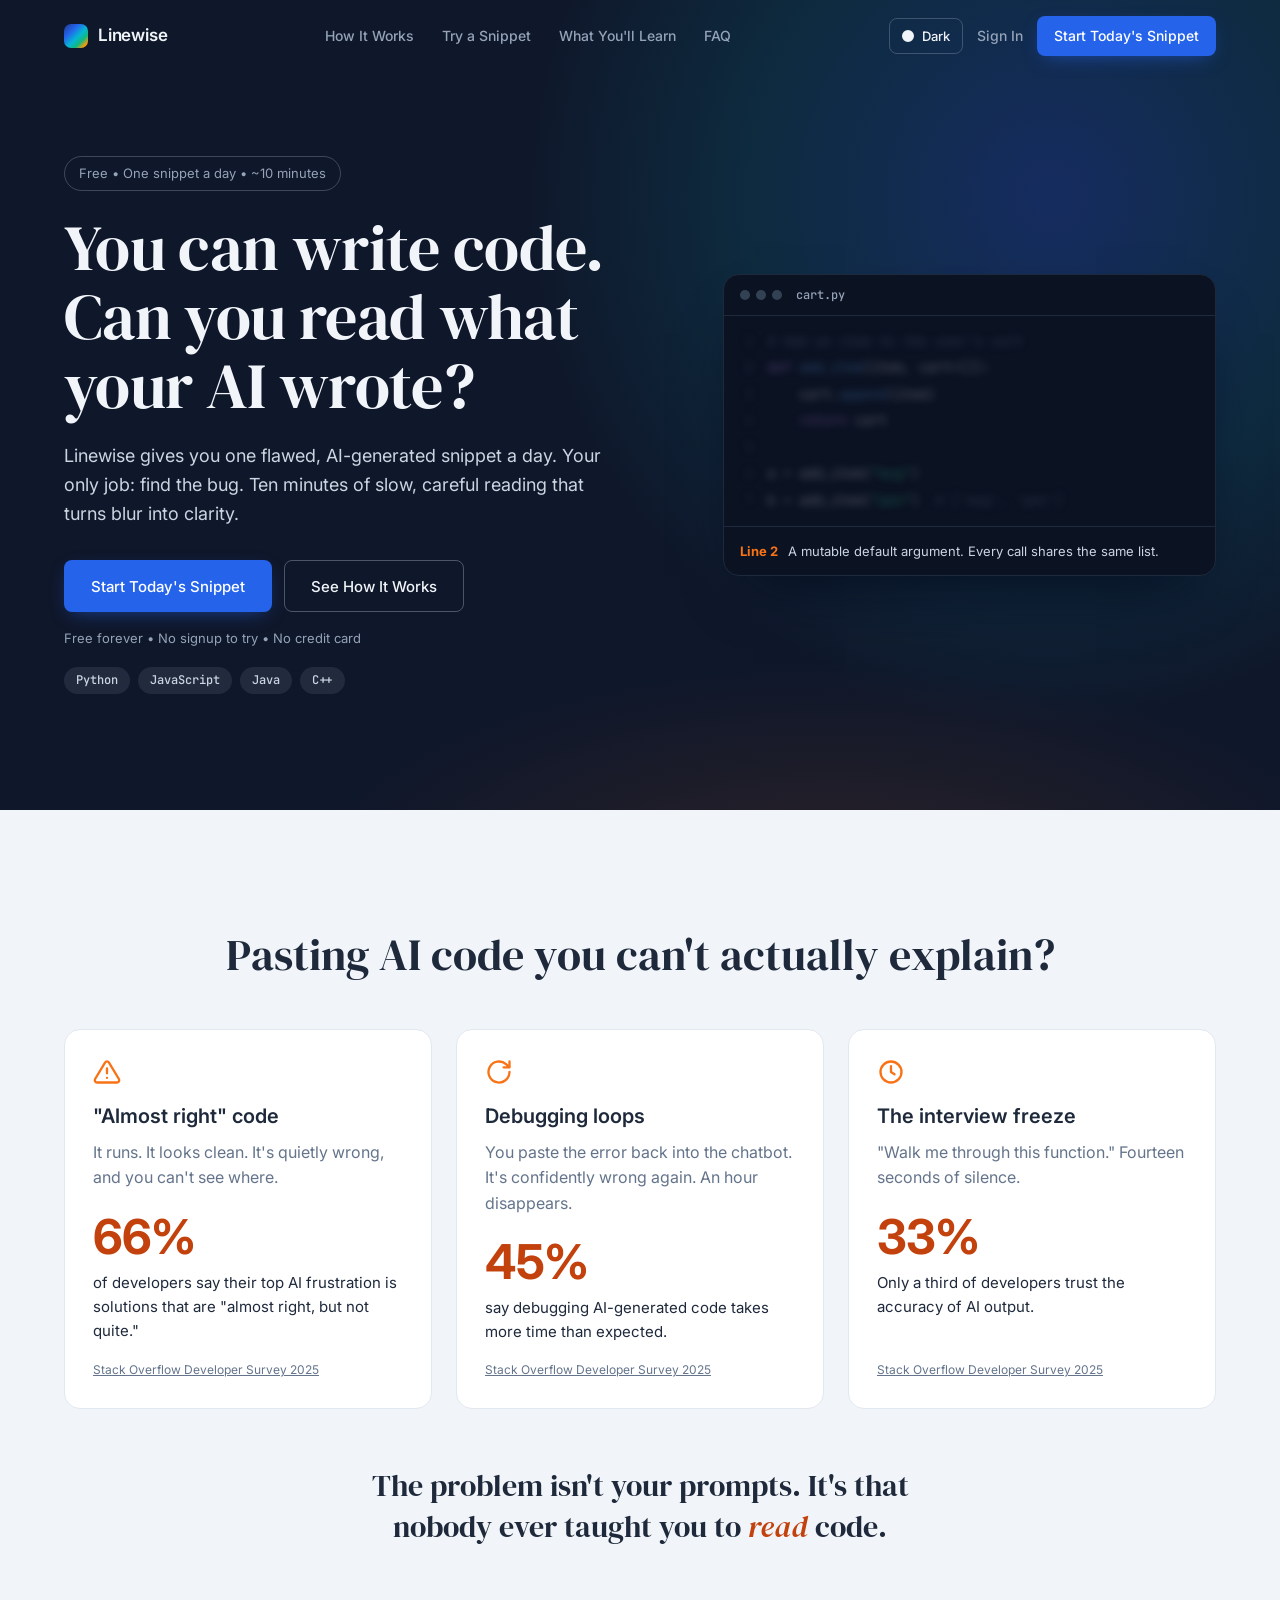
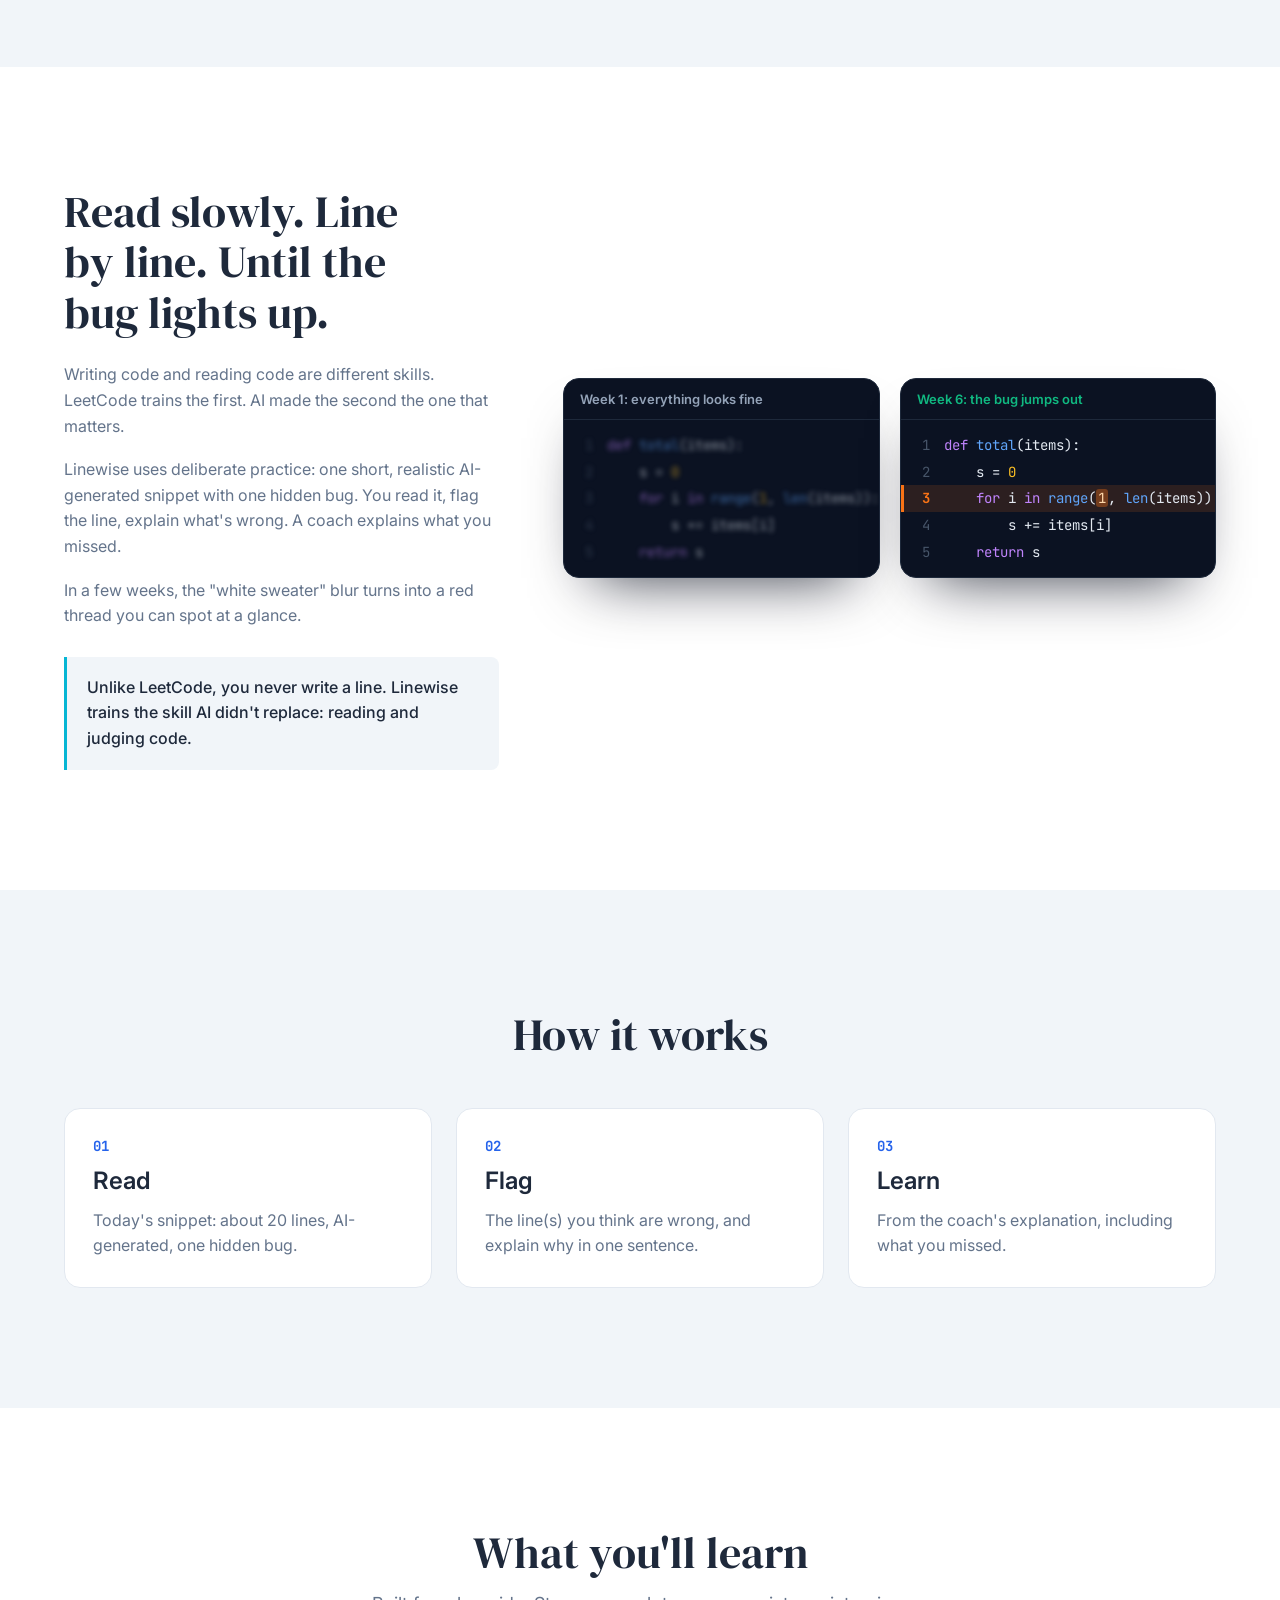
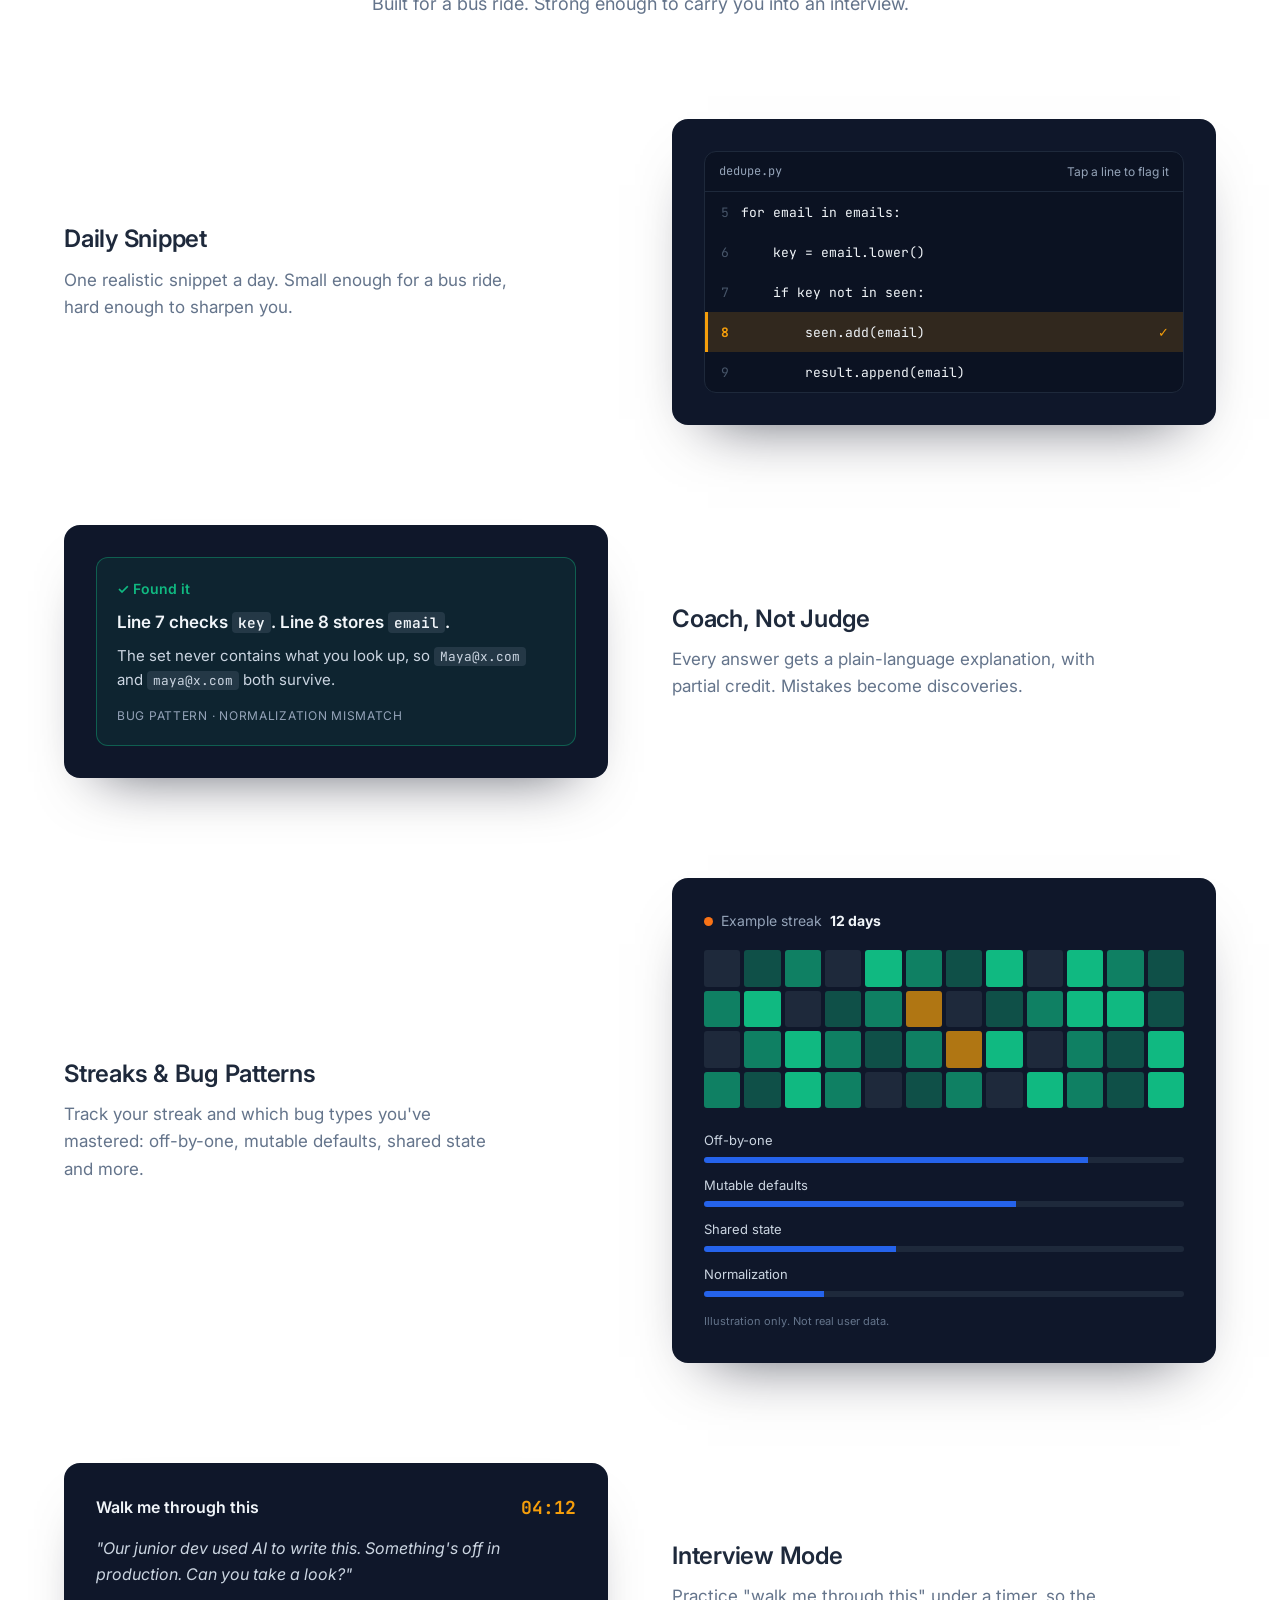
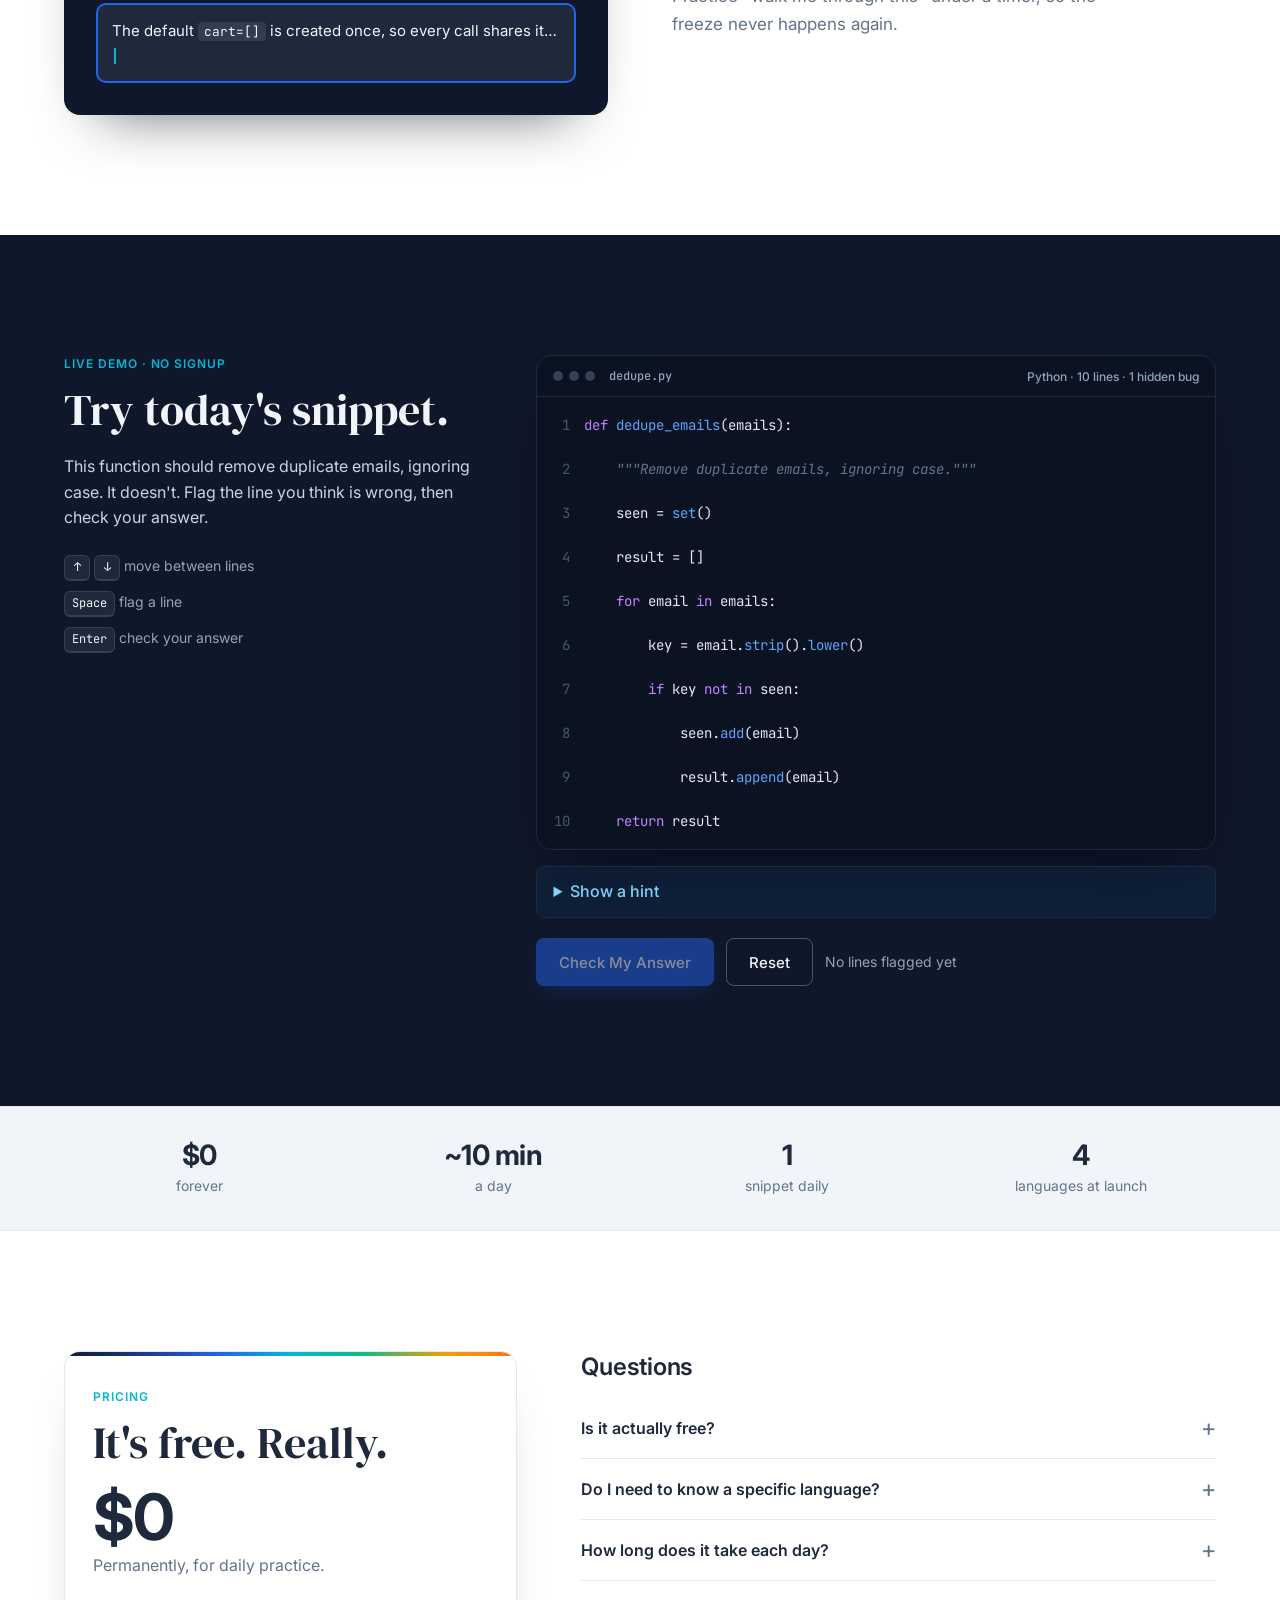
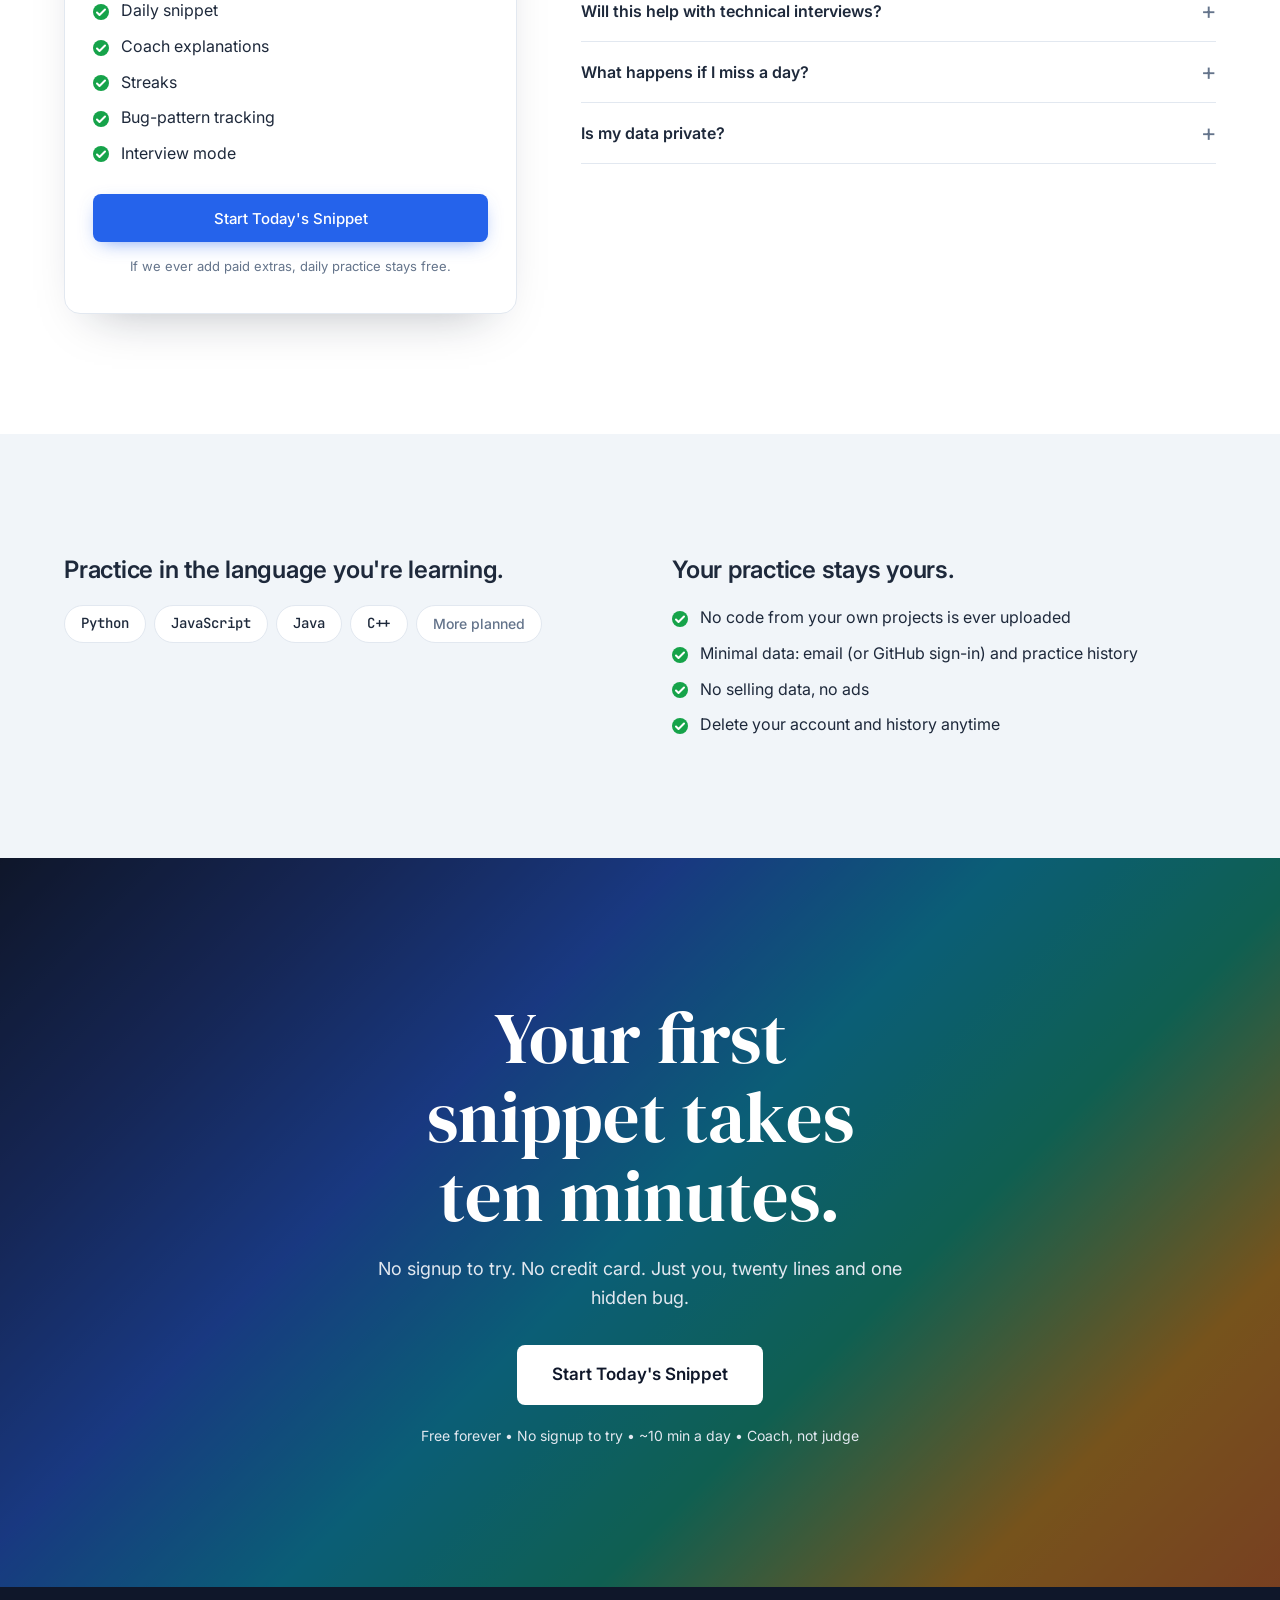
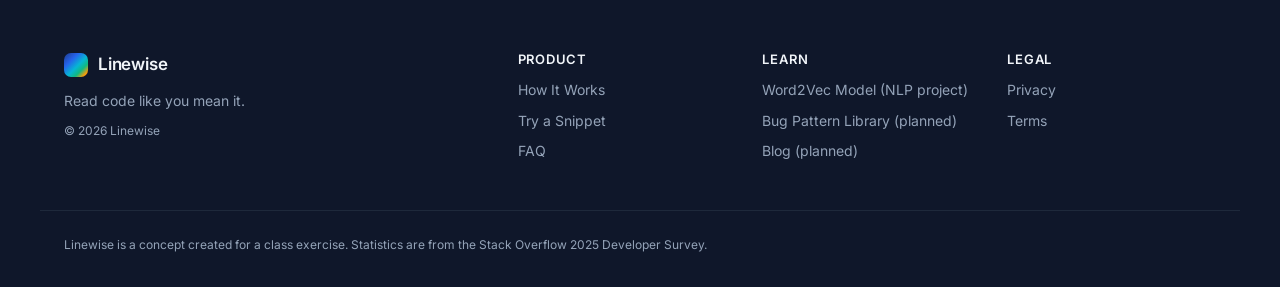
<file: index.html>
<!DOCTYPE html>
<html lang="en" data-theme="dark">
<head>
  <meta charset="utf-8">
  <meta name="viewport" content="width=device-width, initial-scale=1">
  <title>Linewise — Daily Practice Reading &amp; Debugging AI Code</title>
  <meta name="description" content="Pasting AI code you can't explain? Linewise gives you one flawed, AI-generated snippet a day. Find the bug in about ten minutes. Free, no signup to try.">
  <meta name="theme-color" content="#0F172A">
  <meta property="og:title" content="Linewise — Can you read what your AI wrote?">
  <meta property="og:description" content="One flawed, AI-generated snippet a day. Your only job: find the bug. Free forever.">
  <meta property="og:type" content="website">
  <link rel="icon" href="favicon.svg" type="image/svg+xml">
  <link rel="preconnect" href="https://fonts.googleapis.com">
  <link rel="preconnect" href="https://fonts.gstatic.com" crossorigin>
  <link href="https://fonts.googleapis.com/css2?family=DM+Serif+Display:ital@0;1&family=Inter:wght@300;400;500;600;700&family=JetBrains+Mono:wght@400;500;700&display=swap" rel="stylesheet">
  <link rel="stylesheet" href="styles.css">
  <script>
    // Apply the saved or system theme before first paint to avoid a flash.
    (function () {
      var t = null;
      try { t = localStorage.getItem('linewise-theme'); } catch (e) {}
      if (t !== 'light' && t !== 'dark') {
        t = window.matchMedia && window.matchMedia('(prefers-color-scheme: light)').matches ? 'light' : 'dark';
      }
      document.documentElement.setAttribute('data-theme', t);
    })();
  </script>
  <script type="application/ld+json">
  {
    "@context": "https://schema.org",
    "@graph": [
      {
        "@type": "Organization",
        "name": "Linewise",
        "description": "Free daily practice in reading, reviewing and debugging flawed AI-generated code. A concept created for a class exercise."
      },
      {
        "@type": "FAQPage",
        "mainEntity": [
          {"@type": "Question", "name": "Is it actually free?", "acceptedAnswer": {"@type": "Answer", "text": "Yes. Daily practice costs $0, permanently. If we ever add paid extras, daily practice stays free."}},
          {"@type": "Question", "name": "Do I need to know a specific language?", "acceptedAnswer": {"@type": "Answer", "text": "No. Pick the language you're learning: Python, JavaScript, Java or C++ at launch."}},
          {"@type": "Question", "name": "How long does it take each day?", "acceptedAnswer": {"@type": "Answer", "text": "About ten minutes. One snippet, around twenty lines, one hidden bug."}},
          {"@type": "Question", "name": "Will this help with technical interviews?", "acceptedAnswer": {"@type": "Answer", "text": "That's the point. Interview Mode has you explain code out loud under a timer, the same way a live interview does."}},
          {"@type": "Question", "name": "What happens if I miss a day?", "acceptedAnswer": {"@type": "Answer", "text": "Your streak resets, but your history and bug-pattern progress stay. Nothing is lost except the number."}},
          {"@type": "Question", "name": "Is my data private?", "acceptedAnswer": {"@type": "Answer", "text": "Yes. We keep your email (or GitHub sign-in) and practice history. No ads, no selling data, and you can delete everything anytime."}}
        ]
      }
    ]
  }
  </script>
</head>
<body>
  <a class="skip-link" href="#main">Skip to content</a>

  <!-- 1. Navigation -->
  <header class="nav" id="top" data-nav>
    <div class="container nav__inner">
      <a href="#top" class="logo" aria-label="Linewise home">
        <span class="logo__mark" aria-hidden="true"></span>
        <span class="logo__word">Linewise</span>
      </a>

      <nav class="nav__links" aria-label="Primary">
        <a href="#how">How It Works</a>
        <a href="#demo">Try a Snippet</a>
        <a href="#learn">What You'll Learn</a>
        <a href="#faq">FAQ</a>
      </nav>

      <div class="nav__actions">
        <button type="button" class="theme-toggle" data-theme-toggle aria-label="Switch color theme">
          <span class="theme-toggle__dot" aria-hidden="true"></span>
          <span data-theme-label>Light</span>
        </button>
        <a href="#demo" class="nav__signin">Sign In</a>
        <a href="#demo" class="btn btn--primary btn--sm nav__cta">Start Today's Snippet</a>
        <button type="button" class="nav__burger" data-menu-toggle aria-expanded="false" aria-controls="mobile-menu" aria-label="Open menu">
          <span></span><span></span><span></span>
        </button>
      </div>
    </div>

    <div class="mobile-menu" id="mobile-menu" hidden>
      <nav aria-label="Mobile">
        <a href="#how">How It Works</a>
        <a href="#demo">Try a Snippet</a>
        <a href="#learn">What You'll Learn</a>
        <a href="#faq">FAQ</a>
        <a href="#demo">Sign In</a>
        <a href="#demo" class="btn btn--primary">Start Today's Snippet</a>
      </nav>
    </div>
  </header>

  <main id="main">

    <!-- 2. Hero -->
    <section class="hero" aria-labelledby="hero-title">
      <div class="hero__glow" aria-hidden="true"></div>
      <div class="container hero__grid">
        <div class="hero__copy">
          <p class="pill">Free • One snippet a day • ~10 minutes</p>
          <h1 id="hero-title" class="display">You can write code. Can you read what your AI wrote?</h1>
          <p class="hero__sub">Linewise gives you one flawed, AI-generated snippet a day. Your only job: find the bug. Ten minutes of slow, careful reading that turns blur into clarity.</p>
          <div class="hero__ctas">
            <a href="#demo" class="btn btn--primary btn--lg">Start Today's Snippet</a>
            <a href="#how" class="btn btn--ghost btn--lg">See How It Works</a>
          </div>
          <p class="micro">Free forever • No signup to try • No credit card</p>
          <ul class="chips" aria-label="Supported languages">
            <li class="chip">Python</li>
            <li class="chip">JavaScript</li>
            <li class="chip">Java</li>
            <li class="chip">C++</li>
          </ul>
        </div>

        <figure class="code-card hero__card" aria-label="Example snippet with a mutable default argument bug on line 2">
          <div class="code-card__bar">
            <span class="dots" aria-hidden="true"><i></i><i></i><i></i></span>
            <span class="code-card__file">cart.py</span>
          </div>
          <pre class="code code--hero" aria-hidden="true"><span class="ln"><b>1</b><span class="tok-c"># Add an item to the user's cart</span></span>
<span class="ln ln--bug"><b>2</b><span class="tok-k">def</span> <span class="tok-f">add_item</span>(item, cart=[]):</span>
<span class="ln"><b>3</b>    cart.<span class="tok-f">append</span>(item)</span>
<span class="ln"><b>4</b>    <span class="tok-k">return</span> cart</span>
<span class="ln"><b>5</b> </span>
<span class="ln"><b>6</b>a = add_item(<span class="tok-s">"mug"</span>)</span>
<span class="ln"><b>7</b>b = add_item(<span class="tok-s">"pen"</span>)  <span class="tok-c"># ['mug', 'pen']</span></span></pre>
          <figcaption class="code-card__note"><strong>Line 2</strong> A mutable default argument. Every call shares the same list.</figcaption>
        </figure>
      </div>
    </section>

    <!-- 3. Problem -->
    <section class="section section--alt" aria-labelledby="problem-title">
      <div class="container">
        <h2 id="problem-title" class="h2 center reveal">Pasting AI code you can't actually explain?</h2>
        <div class="grid-3 problem-grid">
          <article class="card problem reveal">
            <svg class="icon" viewBox="0 0 24 24" aria-hidden="true"><path d="M12 9v4m0 4h.01M10.3 3.9 1.8 18a2 2 0 0 0 1.7 3h17a2 2 0 0 0 1.7-3L13.7 3.9a2 2 0 0 0-3.4 0Z"/></svg>
            <h3 class="h5">"Almost right" code</h3>
            <p>It runs. It looks clean. It's quietly wrong, and you can't see where.</p>
            <p class="stat">66%</p>
            <p class="stat__label">of developers say their top AI frustration is solutions that are "almost right, but not quite."</p>
            <a class="source" href="https://www.infoworld.com/article/4031673/" target="_blank" rel="noopener">Stack Overflow Developer Survey 2025</a>
          </article>
          <article class="card problem reveal">
            <svg class="icon" viewBox="0 0 24 24" aria-hidden="true"><path d="M21 12a9 9 0 1 1-3-6.7L21 8M21 3v5h-5"/></svg>
            <h3 class="h5">Debugging loops</h3>
            <p>You paste the error back into the chatbot. It's confidently wrong again. An hour disappears.</p>
            <p class="stat">45%</p>
            <p class="stat__label">say debugging AI-generated code takes more time than expected.</p>
            <a class="source" href="https://www.infoworld.com/article/4031673/" target="_blank" rel="noopener">Stack Overflow Developer Survey 2025</a>
          </article>
          <article class="card problem reveal">
            <svg class="icon" viewBox="0 0 24 24" aria-hidden="true"><circle cx="12" cy="12" r="9"/><path d="M12 7v5l3 2"/></svg>
            <h3 class="h5">The interview freeze</h3>
            <p>"Walk me through this function." Fourteen seconds of silence.</p>
            <p class="stat">33%</p>
            <p class="stat__label">Only a third of developers trust the accuracy of AI output.</p>
            <a class="source" href="https://www.infoworld.com/article/4031673/" target="_blank" rel="noopener">Stack Overflow Developer Survey 2025</a>
          </article>
        </div>
        <p class="reframe reveal">The problem isn't your prompts. It's that nobody ever taught you to <em>read</em> code.</p>
      </div>
    </section>

    <!-- 4. Solution -->
    <section class="section" aria-labelledby="solution-title">
      <div class="container solution">
        <div class="solution__copy reveal">
          <h2 id="solution-title" class="h2">Read slowly. Line by line. Until the bug lights up.</h2>
          <p>Writing code and reading code are different skills. LeetCode trains the first. AI made the second the one that matters.</p>
          <p>Linewise uses deliberate practice: one short, realistic AI-generated snippet with one hidden bug. You read it, flag the line, explain what's wrong. A coach explains what you missed.</p>
          <p>In a few weeks, the "white sweater" blur turns into a red thread you can spot at a glance.</p>
          <p class="callout">Unlike LeetCode, you never write a line. Linewise trains the skill AI didn't replace: reading and judging code.</p>
        </div>
        <div class="before-after reveal">
          <figure class="code-card ba">
            <figcaption class="ba__label">Week 1: everything looks fine</figcaption>
            <pre class="code code--blur" aria-hidden="true"><span class="ln"><b>1</b><span class="tok-k">def</span> <span class="tok-f">total</span>(items):</span>
<span class="ln"><b>2</b>    s = <span class="tok-n">0</span></span>
<span class="ln"><b>3</b>    <span class="tok-k">for</span> i <span class="tok-k">in</span> <span class="tok-f">range</span>(<span class="tok-n">1</span>, <span class="tok-f">len</span>(items)):</span>
<span class="ln"><b>4</b>        s += items[i]</span>
<span class="ln"><b>5</b>    <span class="tok-k">return</span> s</span></pre>
          </figure>
          <figure class="code-card ba">
            <figcaption class="ba__label ba__label--after">Week 6: the bug jumps out</figcaption>
            <pre class="code" aria-label="Line 3 starts the range at 1, skipping the first item: an off-by-one bug"><span class="ln"><b>1</b><span class="tok-k">def</span> <span class="tok-f">total</span>(items):</span>
<span class="ln"><b>2</b>    s = <span class="tok-n">0</span></span>
<span class="ln ln--bug"><b>3</b>    <span class="tok-k">for</span> i <span class="tok-k">in</span> <span class="tok-f">range</span>(<mark>1</mark>, <span class="tok-f">len</span>(items)):</span>
<span class="ln"><b>4</b>        s += items[i]</span>
<span class="ln"><b>5</b>    <span class="tok-k">return</span> s</span></pre>
          </figure>
        </div>
      </div>
    </section>

    <!-- 5a. How it works -->
    <section class="section section--alt" id="how" aria-labelledby="how-title">
      <div class="container">
        <h2 id="how-title" class="h2 center reveal">How it works</h2>
        <ol class="steps grid-3">
          <li class="card step reveal">
            <span class="step__num">01</span>
            <h3 class="h4">Read</h3>
            <p>Today's snippet: about 20 lines, AI-generated, one hidden bug.</p>
          </li>
          <li class="card step reveal">
            <span class="step__num">02</span>
            <h3 class="h4">Flag</h3>
            <p>The line(s) you think are wrong, and explain why in one sentence.</p>
          </li>
          <li class="card step reveal">
            <span class="step__num">03</span>
            <h3 class="h4">Learn</h3>
            <p>From the coach's explanation, including what you missed.</p>
          </li>
        </ol>
      </div>
    </section>

    <!-- 5b. Features -->
    <section class="section" id="learn" aria-labelledby="learn-title">
      <div class="container">
        <h2 id="learn-title" class="h2 center reveal">What you'll learn</h2>
        <p class="lead center reveal">Built for a bus ride. Strong enough to carry you into an interview.</p>

        <div class="feature reveal">
          <div class="feature__copy">
            <h3 class="h3">Daily Snippet</h3>
            <p>One realistic snippet a day. Small enough for a bus ride, hard enough to sharpen you.</p>
          </div>
          <div class="feature__visual">
            <div class="mini-code">
              <div class="mini-code__head"><span>dedupe.py</span><span>Tap a line to flag it</span></div>
              <div class="mini-line"><b>5</b>for email in emails:</div>
              <div class="mini-line"><b>6</b>    key = email.lower()</div>
              <div class="mini-line"><b>7</b>    if key not in seen:</div>
              <div class="mini-line mini-line--flag"><b>8</b>        seen.add(email)<span class="flag" aria-hidden="true">✓</span></div>
              <div class="mini-line"><b>9</b>        result.append(email)</div>
            </div>
          </div>
        </div>

        <div class="feature feature--flip reveal">
          <div class="feature__copy">
            <h3 class="h3">Coach, Not Judge</h3>
            <p>Every answer gets a plain-language explanation, with partial credit. Mistakes become discoveries.</p>
          </div>
          <div class="feature__visual">
            <div class="coach">
              <p class="coach__tag">✓ Found it</p>
              <p class="coach__title">Line 7 checks <code>key</code>. Line 8 stores <code>email</code>.</p>
              <p class="coach__body">The set never contains what you look up, so <code>Maya@x.com</code> and <code>maya@x.com</code> both survive.</p>
              <p class="coach__pattern">Bug pattern · Normalization mismatch</p>
            </div>
          </div>
        </div>

        <div class="feature reveal">
          <div class="feature__copy">
            <h3 class="h3">Streaks &amp; Bug Patterns</h3>
            <p>Track your streak and which bug types you've mastered: off-by-one, mutable defaults, shared state and more.</p>
          </div>
          <div class="feature__visual">
            <div class="progress-card">
              <div class="progress-card__streak"><span class="streak-dot" aria-hidden="true"></span> Example streak <strong>12 days</strong></div>
              <div class="heat" aria-hidden="true" data-heatmap></div>
              <ul class="bars">
                <li><span>Off-by-one</span><i style="--w:80%"></i></li>
                <li><span>Mutable defaults</span><i style="--w:65%"></i></li>
                <li><span>Shared state</span><i style="--w:40%"></i></li>
                <li><span>Normalization</span><i style="--w:25%"></i></li>
              </ul>
              <p class="progress-card__note">Illustration only. Not real user data.</p>
            </div>
          </div>
        </div>

        <div class="feature feature--flip reveal">
          <div class="feature__copy">
            <h3 class="h3">Interview Mode</h3>
            <p>Practice "walk me through this" under a timer, so the freeze never happens again.</p>
          </div>
          <div class="feature__visual">
            <div class="interview">
              <div class="interview__head"><span>Walk me through this</span><span class="timer">04:12</span></div>
              <p class="interview__quote">"Our junior dev used AI to write this. Something's off in production. Can you take a look?"</p>
              <div class="interview__box">The default <code>cart=[]</code> is created once, so every call shares it…<span class="caret" aria-hidden="true"></span></div>
            </div>
          </div>
        </div>
      </div>
    </section>

    <!-- 6. Live demo -->
    <section class="section section--dark" id="demo" aria-labelledby="demo-title">
      <div class="container demo">
        <div class="demo__intro reveal">
          <p class="eyebrow">Live demo · no signup</p>
          <h2 id="demo-title" class="h2">Try today's snippet.</h2>
          <p>This function should remove duplicate emails, ignoring case. It doesn't. Flag the line you think is wrong, then check your answer.</p>
          <ul class="demo__keys">
            <li><kbd>↑</kbd> <kbd>↓</kbd> move between lines</li>
            <li><kbd>Space</kbd> flag a line</li>
            <li><kbd>Enter</kbd> check your answer</li>
          </ul>
        </div>

        <div class="demo__panel reveal">
          <div class="code-card">
            <div class="code-card__bar">
              <span class="dots" aria-hidden="true"><i></i><i></i><i></i></span>
              <span class="code-card__file">dedupe.py</span>
              <span class="code-card__hint">Python · 10 lines · 1 hidden bug</span>
            </div>
            <div class="demo-code" role="group" aria-label="Snippet lines. Toggle a line to flag it." data-demo-lines></div>
          </div>

          <details class="hint" data-hint>
            <summary>Show a hint</summary>
            <p>Compare what line 7 checks with what gets stored. Are they the same value?</p>
          </details>

          <div class="demo__actions">
            <button type="button" class="btn btn--primary" data-demo-check disabled>Check My Answer</button>
            <button type="button" class="btn btn--ghost" data-demo-reset>Reset</button>
            <span class="demo__count" data-demo-count>No lines flagged yet</span>
          </div>

          <div class="result" data-demo-result aria-live="polite"></div>
        </div>
      </div>
    </section>

    <!-- 7. Facts (no invented social proof) -->
    <section class="facts" aria-label="Product facts">
      <div class="container facts__row">
        <div><strong>$0</strong><span>forever</span></div>
        <div><strong>~10 min</strong><span>a day</span></div>
        <div><strong>1</strong><span>snippet daily</span></div>
        <div><strong>4</strong><span>languages at launch</span></div>
      </div>
    </section>

    <!-- 8. Free card + FAQ -->
    <section class="section" id="faq" aria-labelledby="faq-title">
      <div class="container pricing">
        <div class="free-card reveal">
          <p class="eyebrow">Pricing</p>
          <h2 class="h2">It's free. Really.</h2>
          <p class="price">$0</p>
          <p>Permanently, for daily practice.</p>
          <ul class="checks">
            <li>Daily snippet</li>
            <li>Coach explanations</li>
            <li>Streaks</li>
            <li>Bug-pattern tracking</li>
            <li>Interview mode</li>
          </ul>
          <a href="#demo" class="btn btn--primary btn--block">Start Today's Snippet</a>
          <p class="micro">If we ever add paid extras, daily practice stays free.</p>
        </div>

        <div class="faq reveal">
          <h2 id="faq-title" class="h3">Questions</h2>
          <details>
            <summary>Is it actually free?</summary>
            <p>Yes. Daily practice costs $0, permanently. If we ever add paid extras, daily practice stays free.</p>
          </details>
          <details>
            <summary>Do I need to know a specific language?</summary>
            <p>No. Pick the language you're learning: Python, JavaScript, Java or C++ at launch, with more planned.</p>
          </details>
          <details>
            <summary>How long does it take each day?</summary>
            <p>About ten minutes. One snippet, around twenty lines, one hidden bug.</p>
          </details>
          <details>
            <summary>Will this help with technical interviews?</summary>
            <p>That's the point. Interview Mode has you explain code under a timer, the same way a live "walk me through this" interview does.</p>
          </details>
          <details>
            <summary>What happens if I miss a day?</summary>
            <p>Your streak resets, but your history and bug-pattern progress stay. Nothing is lost except the number.</p>
          </details>
          <details>
            <summary>Is my data private?</summary>
            <p>Yes. We keep your email (or GitHub sign-in) and practice history. No ads, no selling data, and you can delete everything anytime.</p>
          </details>
        </div>
      </div>
    </section>

    <!-- 9. Languages & privacy -->
    <section class="section section--alt" aria-label="Languages and privacy">
      <div class="container grid-2">
        <div class="reveal">
          <h2 class="h3">Practice in the language you're learning.</h2>
          <ul class="chips chips--lg">
            <li class="chip">Python</li>
            <li class="chip">JavaScript</li>
            <li class="chip">Java</li>
            <li class="chip">C++</li>
            <li class="chip chip--muted">More planned</li>
          </ul>
        </div>
        <div class="reveal">
          <h2 class="h3">Your practice stays yours.</h2>
          <ul class="checks">
            <li>No code from your own projects is ever uploaded</li>
            <li>Minimal data: email (or GitHub sign-in) and practice history</li>
            <li>No selling data, no ads</li>
            <li>Delete your account and history anytime</li>
          </ul>
        </div>
      </div>
    </section>

    <!-- 10. Final CTA -->
    <section class="final" aria-labelledby="final-title">
      <div class="final__overlay"></div>
      <div class="container final__inner">
        <h2 id="final-title" class="final__title">Your first snippet takes ten minutes.</h2>
        <p>No signup to try. No credit card. Just you, twenty lines and one hidden bug.</p>
        <a href="#demo" class="btn btn--light btn--xl">Start Today's Snippet</a>
        <p class="final__trust">Free forever • No signup to try • ~10 min a day • Coach, not judge</p>
      </div>
    </section>
  </main>

  <!-- 11. Footer -->
  <footer class="footer">
    <div class="container footer__grid">
      <div>
        <a href="#top" class="logo"><span class="logo__mark" aria-hidden="true"></span><span class="logo__word">Linewise</span></a>
        <p>Read code like you mean it.</p>
        <p class="footer__small">© 2026 Linewise</p>
      </div>
      <div>
        <h2 class="footer__h">Product</h2>
        <ul>
          <li><a href="#how">How It Works</a></li>
          <li><a href="#demo">Try a Snippet</a></li>
          <li><a href="#faq">FAQ</a></li>
        </ul>
      </div>
      <div>
        <h2 class="footer__h">Learn</h2>
        <ul>
          <li><a href="word2vec/">Word2Vec Model (NLP project)</a></li>
          <li><span>Bug Pattern Library (planned)</span></li>
          <li><span>Blog (planned)</span></li>
        </ul>
      </div>
      <div>
        <h2 class="footer__h">Legal</h2>
        <ul>
          <li><a href="#faq">Privacy</a></li>
          <li><a href="#faq">Terms</a></li>
        </ul>
      </div>
    </div>
    <p class="container footer__note">Linewise is a concept created for a class exercise. Statistics are from the Stack Overflow 2025 Developer Survey.</p>
  </footer>

  <script src="script.js"></script>
</body>
</html>
</file>
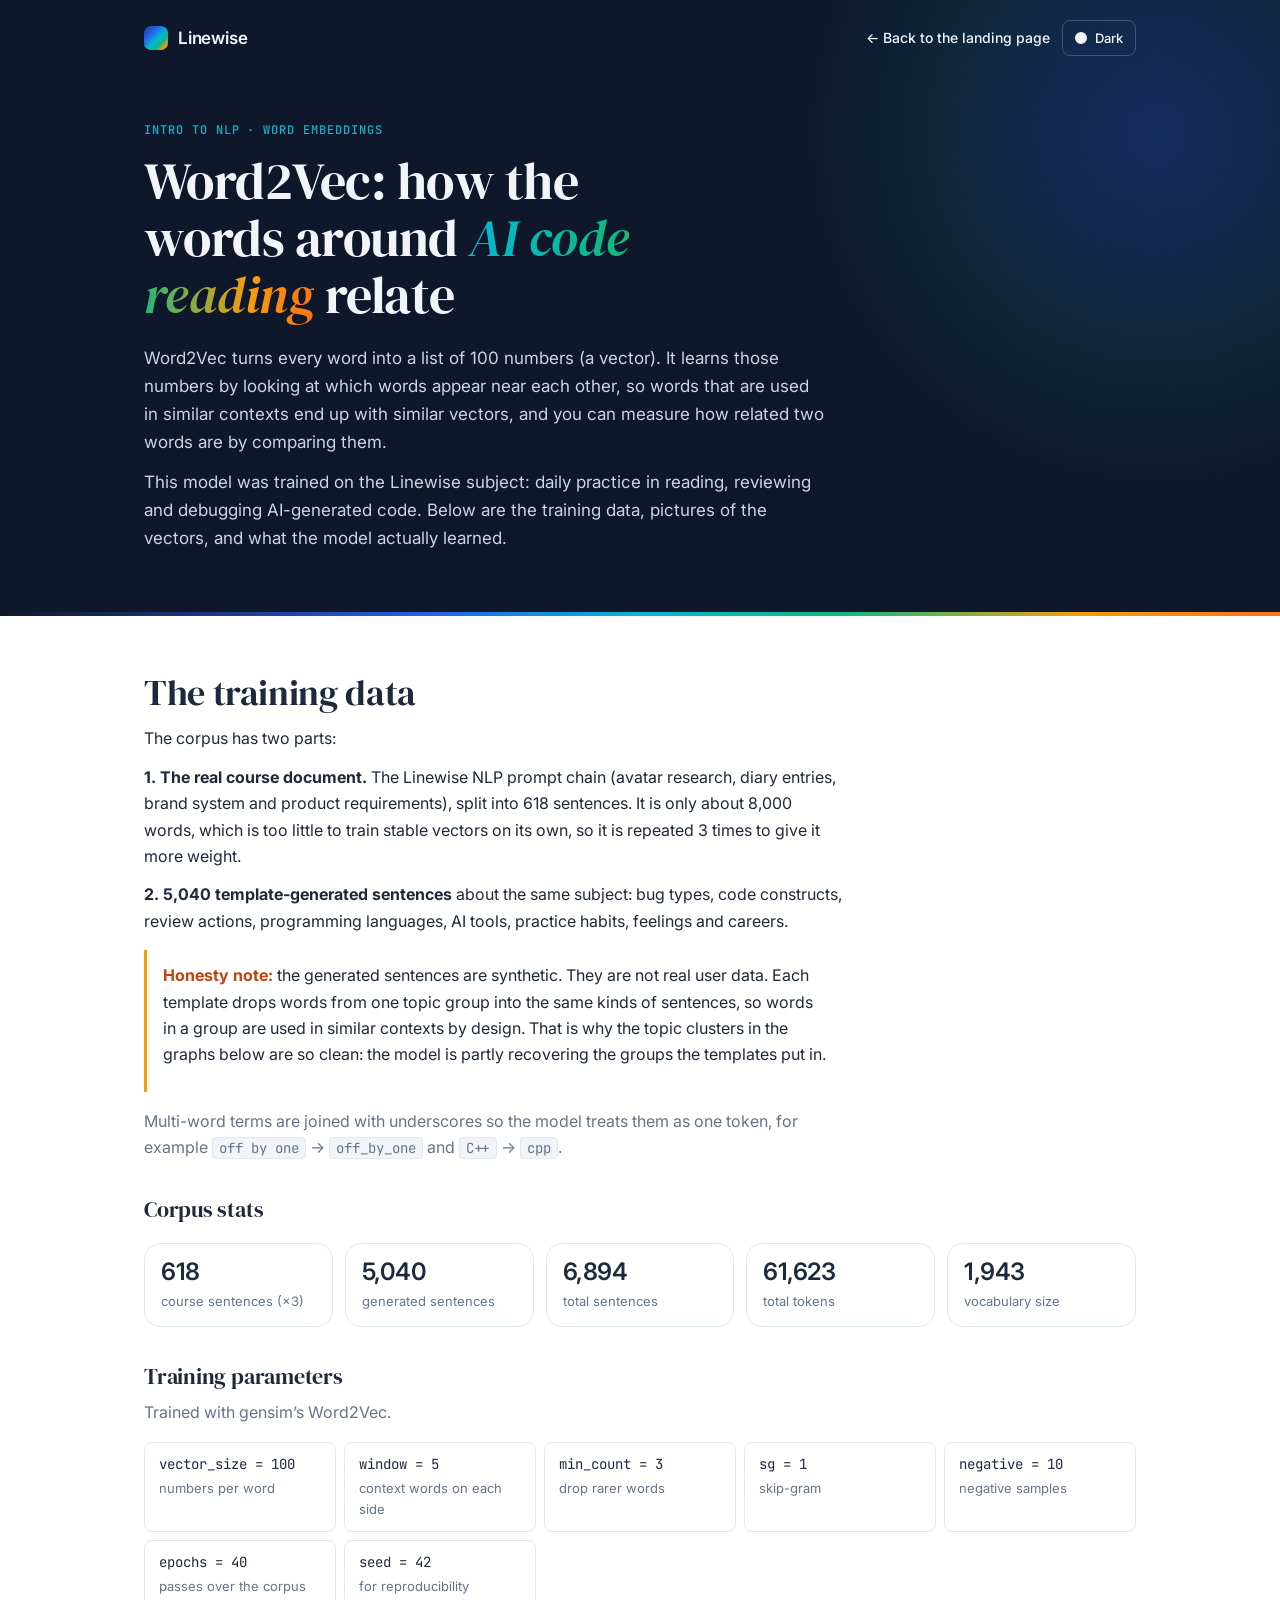
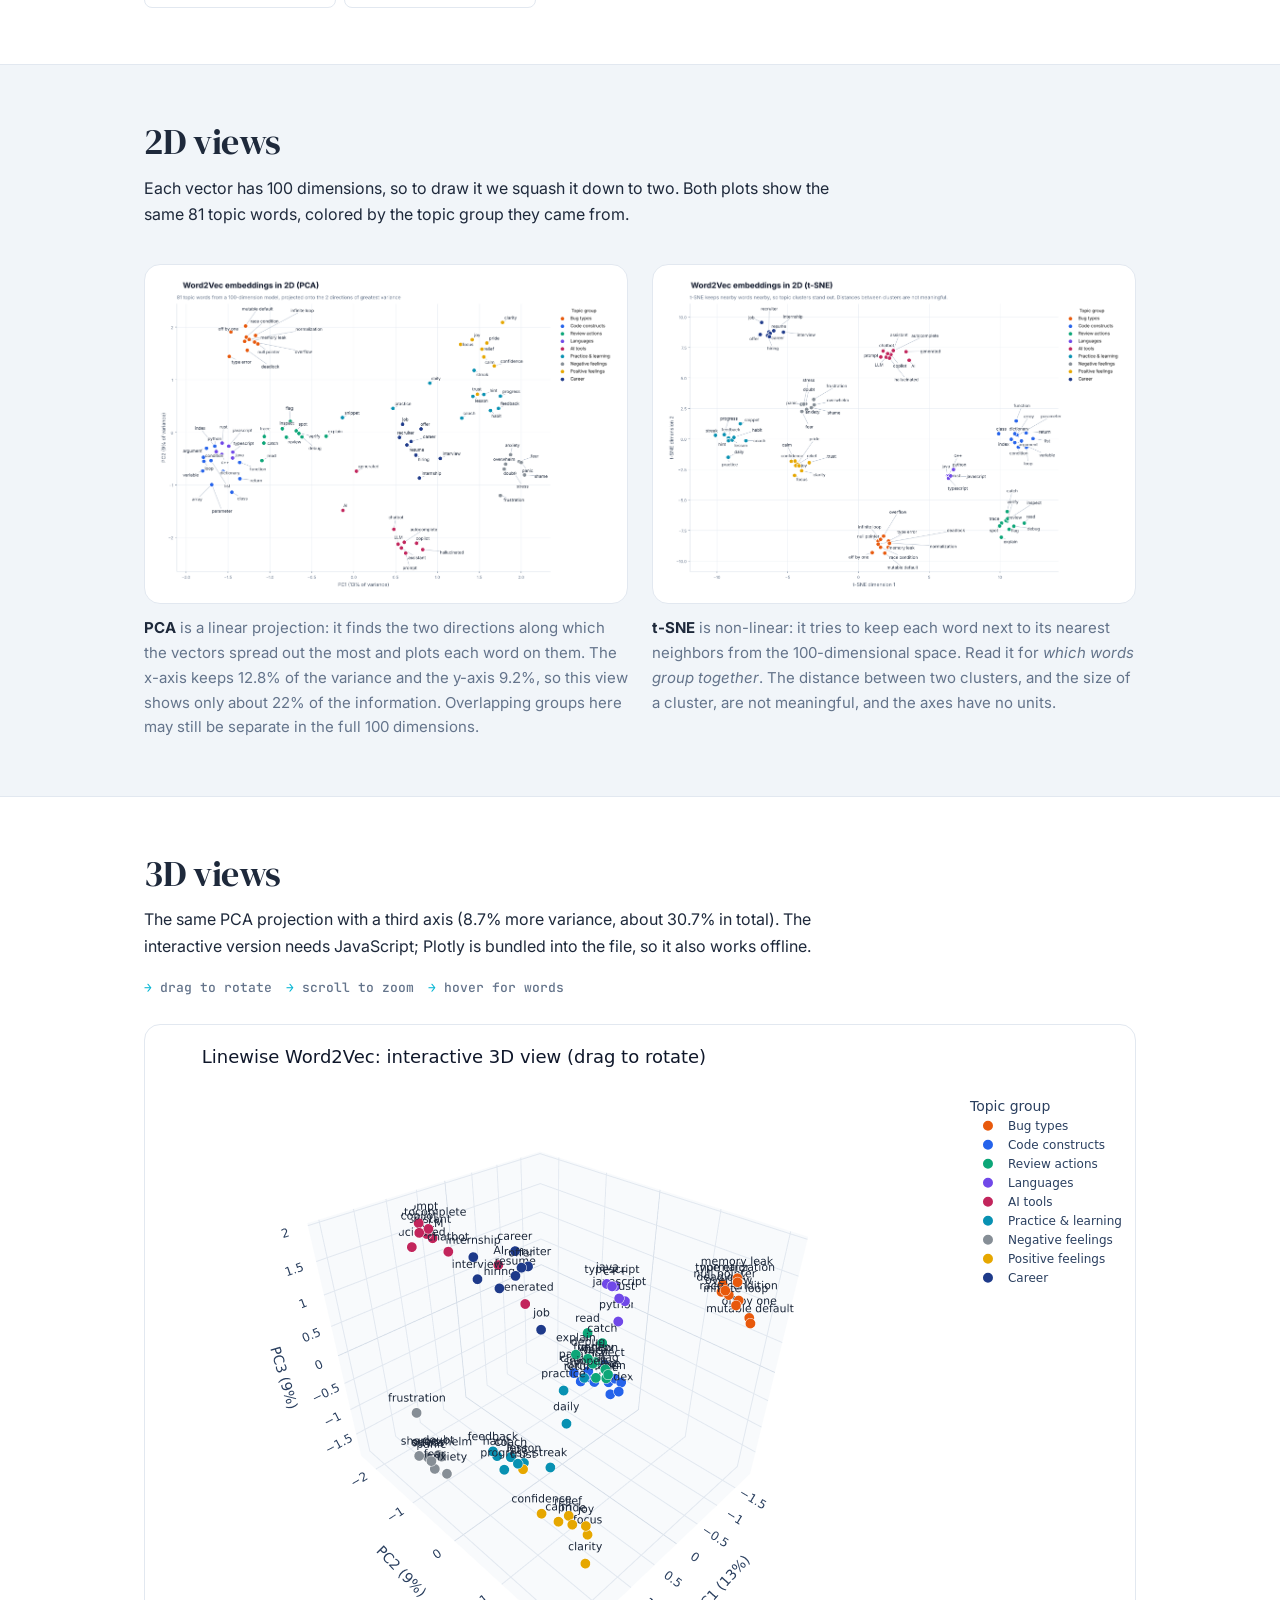
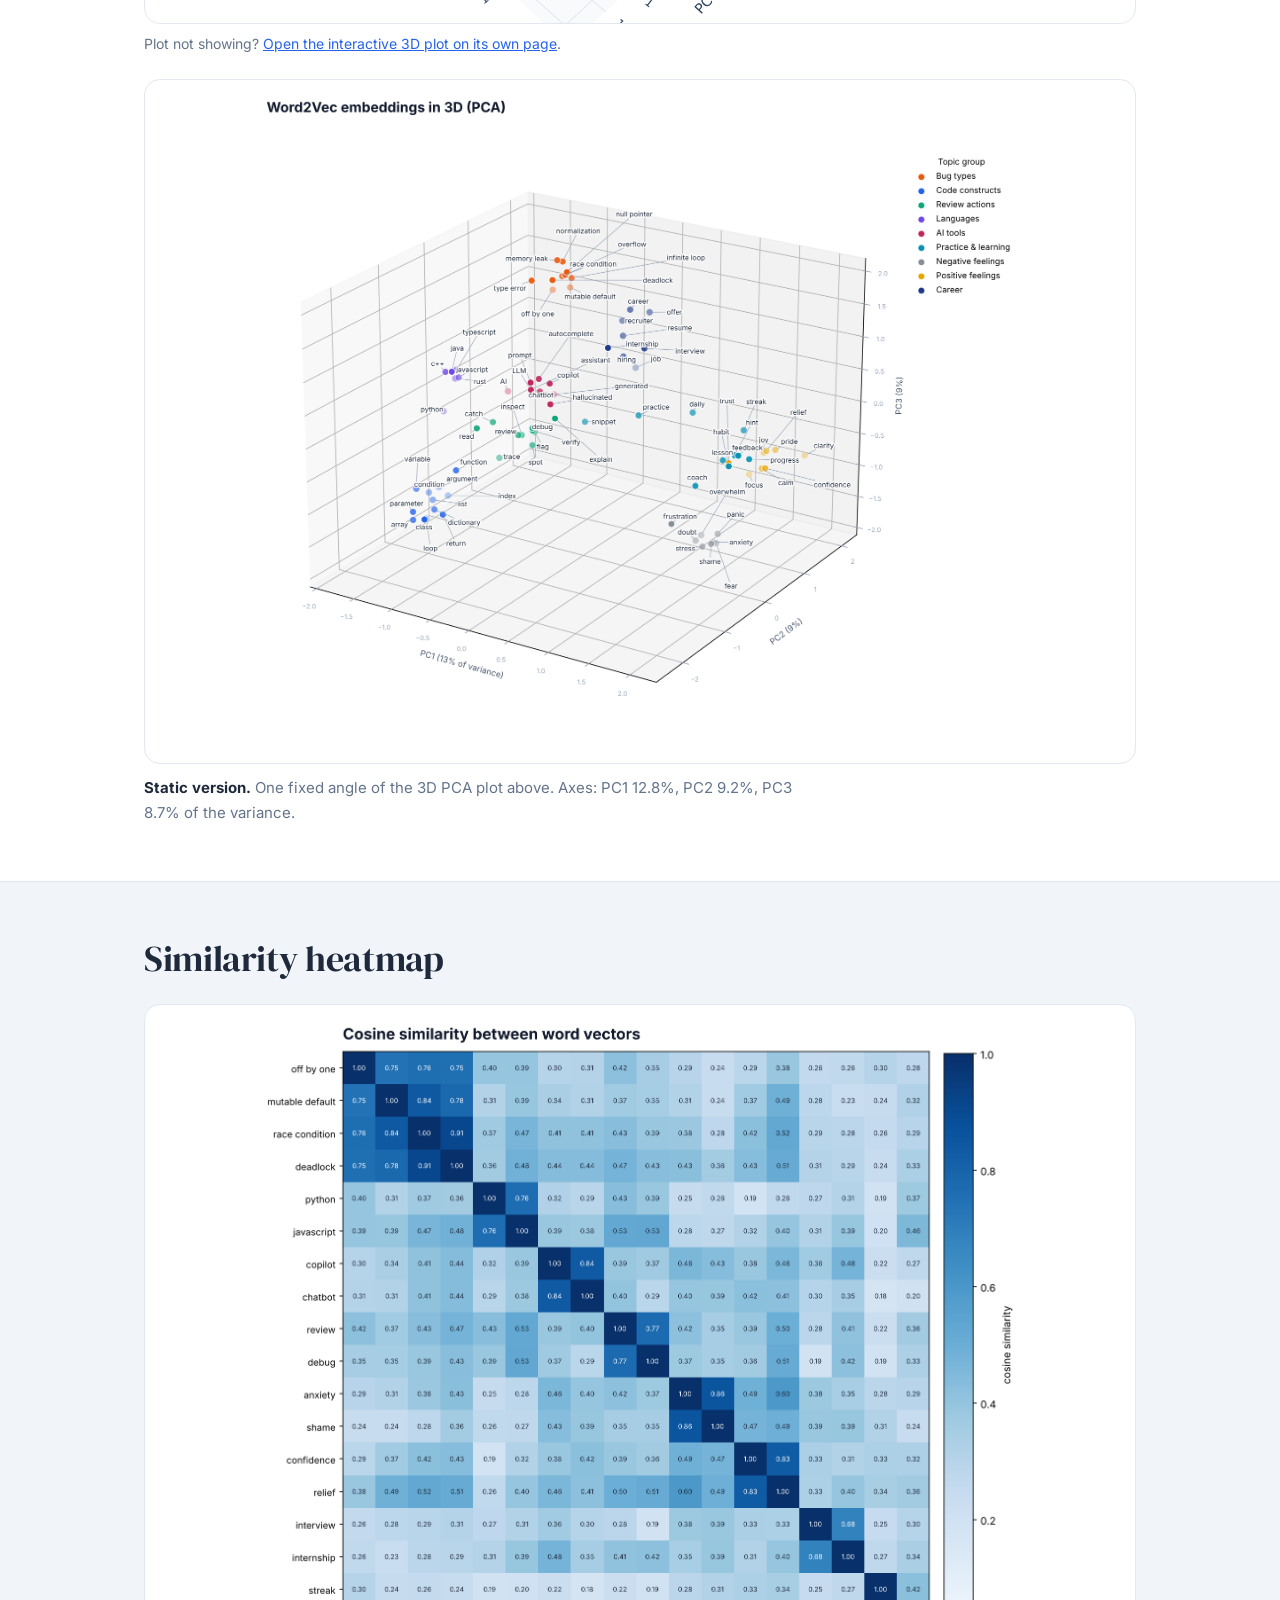
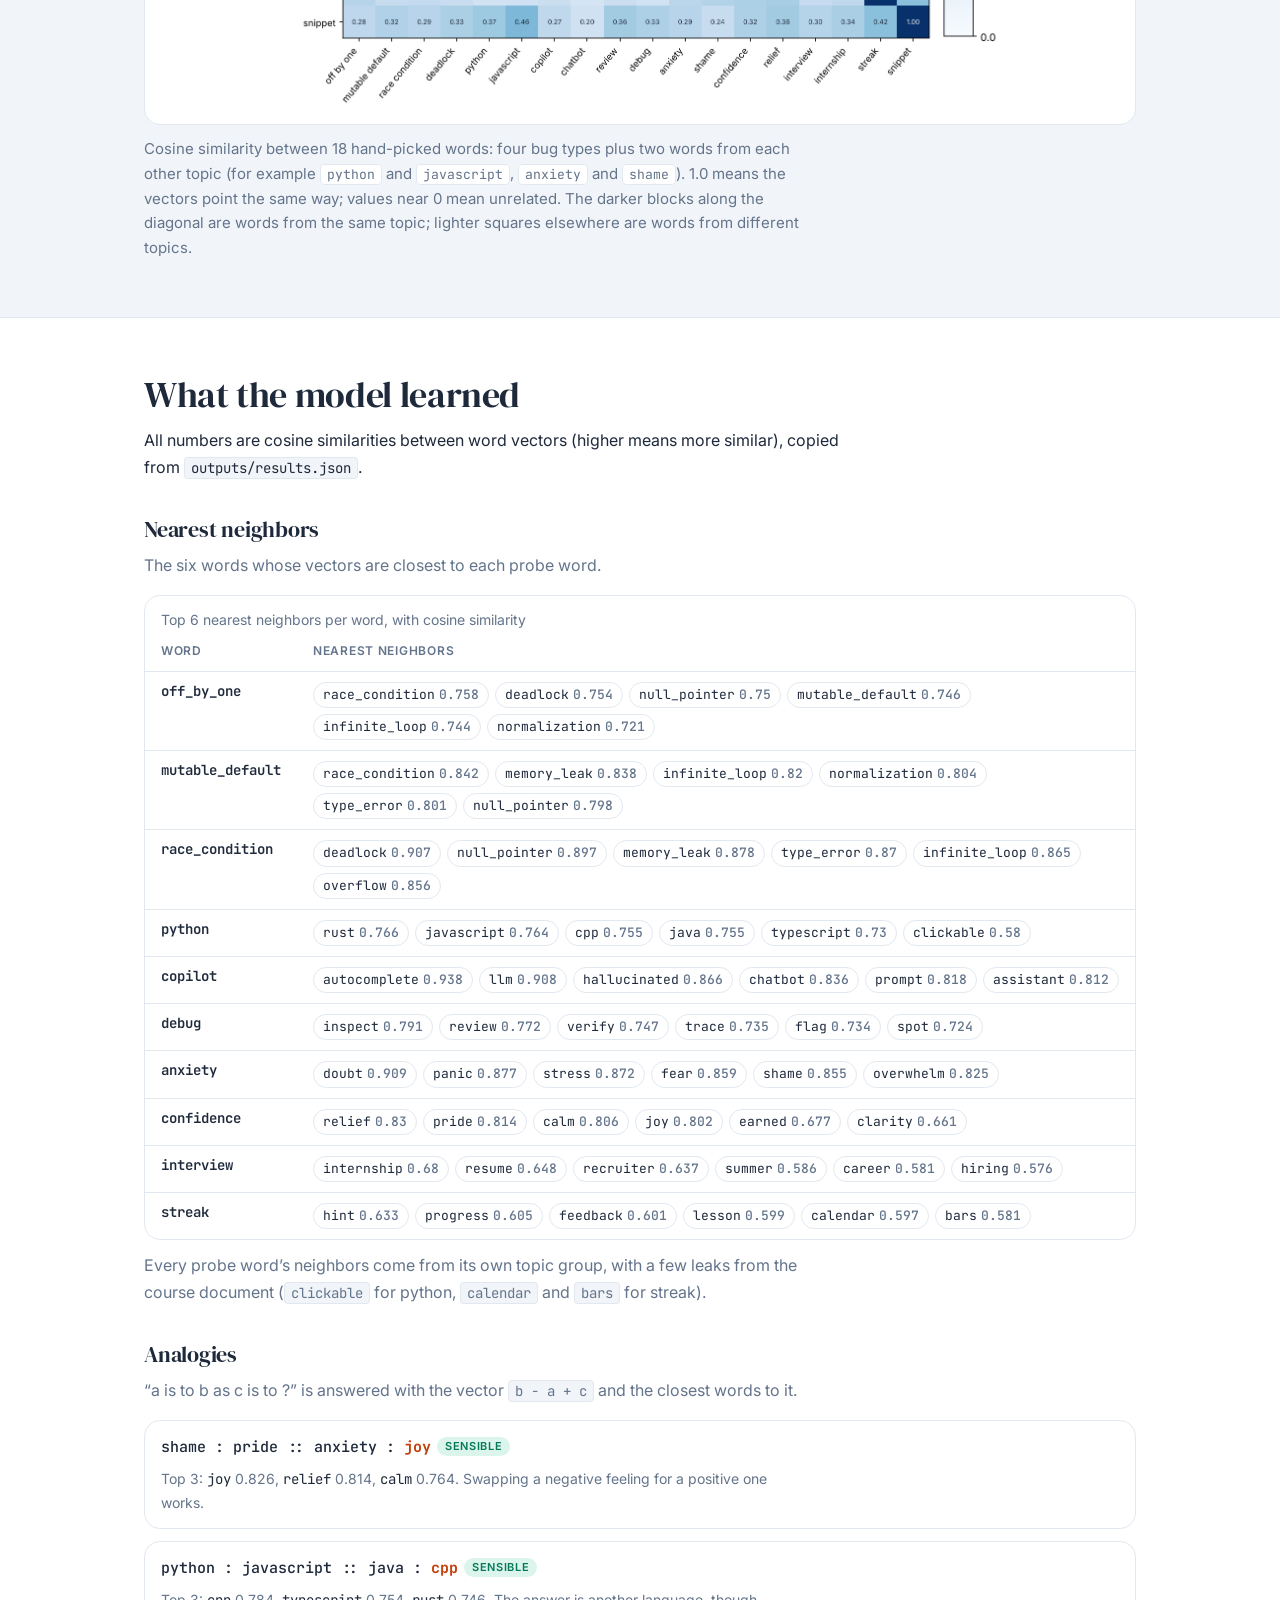
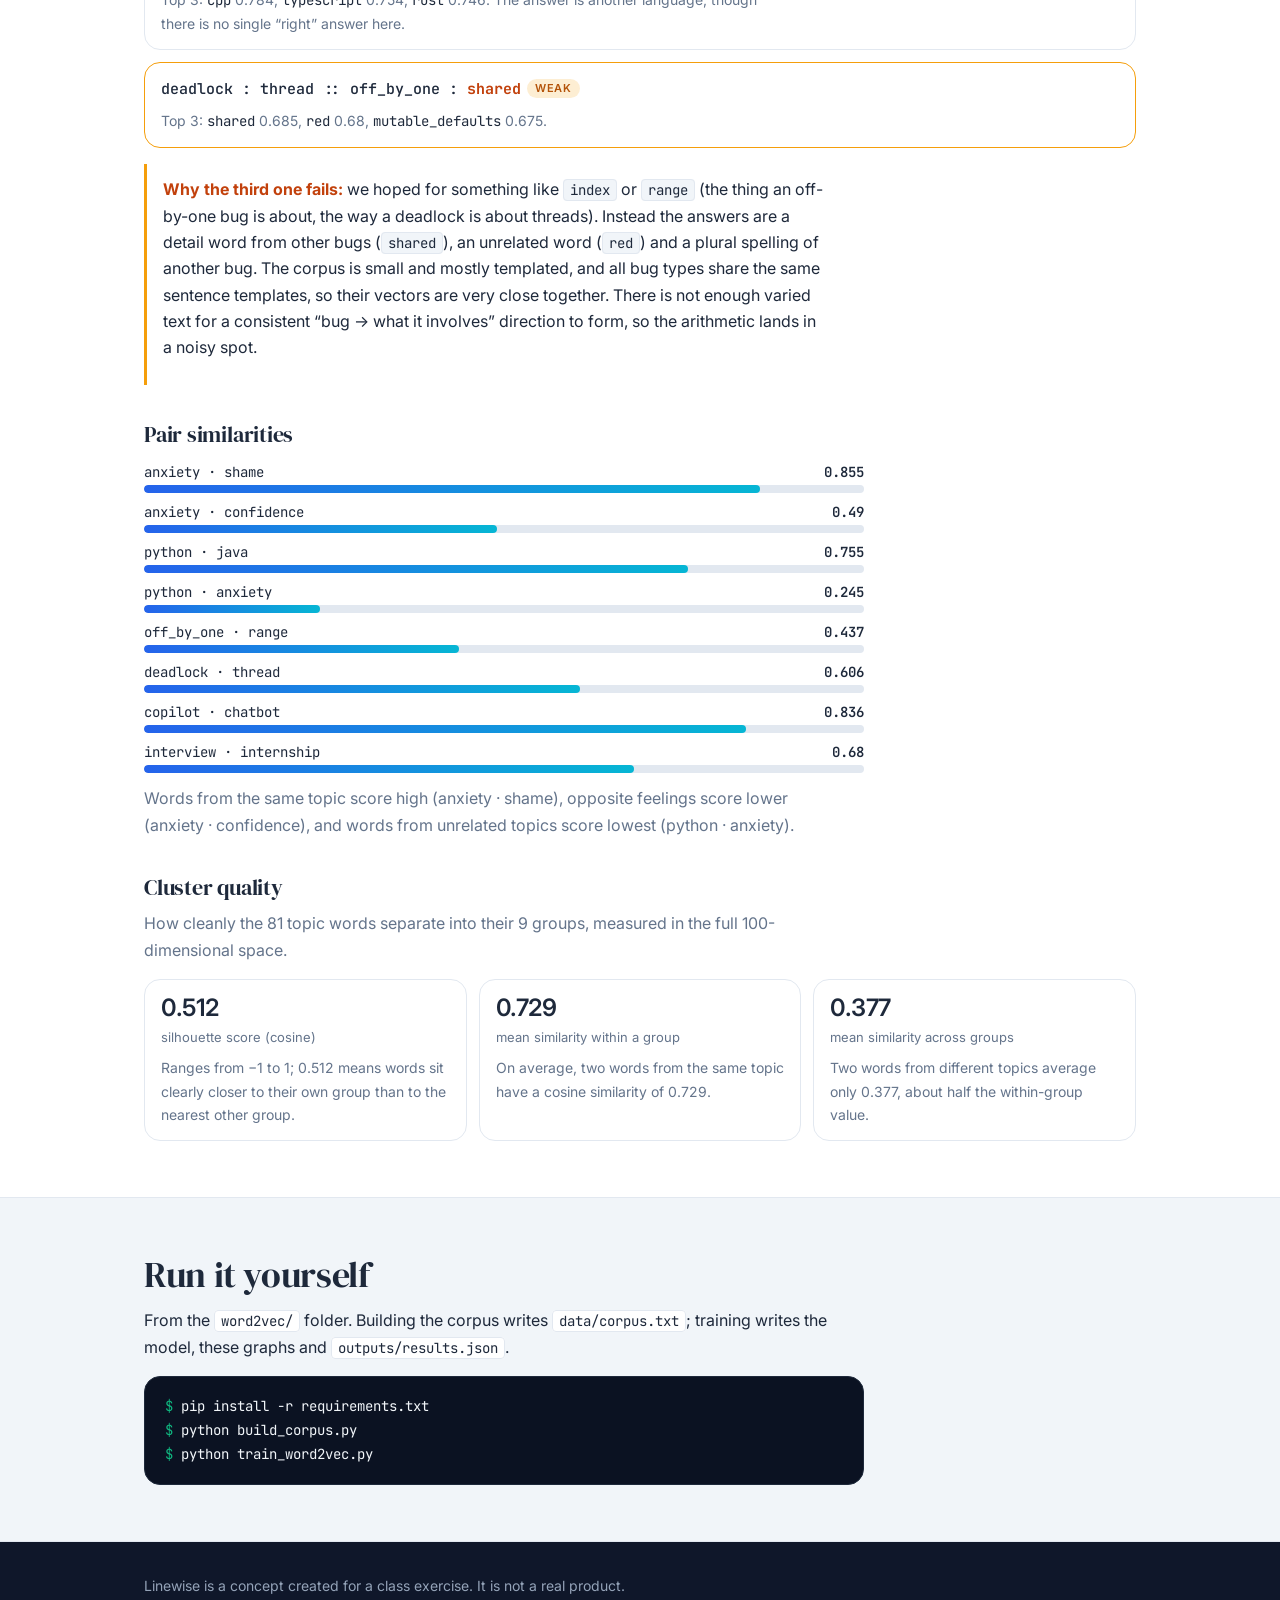
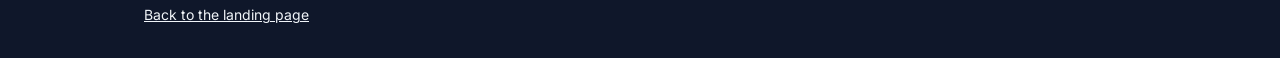
<file: word2vec/index.html>
<!DOCTYPE html>
<html lang="en" data-theme="dark">
<head>
  <meta charset="utf-8">
  <meta name="viewport" content="width=device-width, initial-scale=1">
  <title>Word2Vec Results — Linewise</title>
  <meta name="description" content="A Word2Vec model trained on the Linewise subject (reading and debugging AI-generated code): training data, 2D and 3D embedding views, a similarity heatmap and what the model learned.">
  <meta name="theme-color" content="#0F172A">
  <link rel="icon" href="../favicon.svg" type="image/svg+xml">
  <link rel="preconnect" href="https://fonts.googleapis.com">
  <link rel="preconnect" href="https://fonts.gstatic.com" crossorigin>
  <link href="https://fonts.googleapis.com/css2?family=DM+Serif+Display:ital@0;1&family=Inter:wght@300;400;500;600;700&family=JetBrains+Mono:wght@400;500;700&display=swap" rel="stylesheet">
  <script>
    // Same theme logic and storage key as the landing page, applied before first paint.
    (function () {
      var t = null;
      try { t = localStorage.getItem('linewise-theme'); } catch (e) {}
      if (t !== 'light' && t !== 'dark') {
        t = window.matchMedia && window.matchMedia('(prefers-color-scheme: light)').matches ? 'light' : 'dark';
      }
      document.documentElement.setAttribute('data-theme', t);
    })();
  </script>
  <style>
    :root {
      --midnight: #0F172A;
      --cobalt: #2563EB;
      --cyan: #06B6D4;
      --emerald: #10B981;
      --amber: #F59E0B;
      --flare: #F97316;
      --gradient: linear-gradient(135deg, #0F172A 0%, #1E3A8A 18%, #2563EB 34%, #06B6D4 50%, #10B981 66%, #F59E0B 84%, #F97316 100%);
      --ink-bg: #0F172A;
      --ink-bg-2: #0B1222;
      --ink-line: #1E293B;
      --ink-text: #F1F5F9;
      --ink-muted: #94A3B8;
      --font-sans: "Inter", system-ui, -apple-system, "Segoe UI", sans-serif;
      --font-serif: "DM Serif Display", Georgia, serif;
      --font-mono: "JetBrains Mono", ui-monospace, SFMono-Regular, Menlo, monospace;
      --r-lg: 0.5rem;
      --r-xl: 1rem;
      --r-full: 9999px;
    }
    :root,
    :root[data-theme="light"] {
      --bg: #FFFFFF;
      --bg-alt: #F1F5F9;
      --surface: #FFFFFF;
      --border: #E2E8F0;
      --text: #1E293B;
      --muted: #64748B;
      --accent-text: #C2410C;
      --link: #2563EB;
      --bar-track: #E2E8F0;
      color-scheme: light;
    }
    @media (prefers-color-scheme: dark) {
      :root:not([data-theme="light"]) {
        --bg: #0F172A;
        --bg-alt: #111C33;
        --surface: #16213A;
        --border: #22304A;
        --text: #F1F5F9;
        --muted: #A5B4C8;
        --accent-text: #FB923C;
        --link: #60A5FA;
        --bar-track: #22304A;
        color-scheme: dark;
      }
    }
    :root[data-theme="dark"] {
      --bg: #0F172A;
      --bg-alt: #111C33;
      --surface: #16213A;
      --border: #22304A;
      --text: #F1F5F9;
      --muted: #A5B4C8;
      --accent-text: #FB923C;
      --link: #60A5FA;
      --bar-track: #22304A;
      color-scheme: dark;
    }

    *, *::before, *::after { box-sizing: border-box; }
    html { -webkit-text-size-adjust: 100%; }
    body {
      margin: 0;
      background: var(--bg);
      color: var(--text);
      font: 400 1rem/1.65 var(--font-sans);
      -webkit-font-smoothing: antialiased;
    }
    img { display: block; max-width: 100%; height: auto; }
    a { color: var(--link); }
    code, pre { font-family: var(--font-mono); }
    :focus-visible {
      outline: 2px solid var(--cyan);
      outline-offset: 2px;
      border-radius: 4px;
    }

    .skip-link {
      position: absolute; left: 16px; top: -48px; z-index: 10;
      padding: 10px 16px; background: var(--cobalt); color: #fff;
      border-radius: var(--r-lg); font-weight: 600; text-decoration: none;
    }
    .skip-link:focus { top: 12px; }

    .container { width: 100%; max-width: 1040px; margin: 0 auto; padding: 0 16px; }
    @media (min-width: 640px) { .container { padding: 0 24px; } }

    /* Header + hero (always dark, like the landing page hero) */
    .top {
      position: relative;
      background: var(--ink-bg);
      color: var(--ink-text);
      overflow: hidden;
    }
    .top::before {
      content: "";
      position: absolute;
      inset: -40% -20% auto auto;
      width: 70vw; height: 70vw; max-width: 760px; max-height: 760px;
      background: radial-gradient(circle, rgba(37, 99, 235, 0.28), rgba(6, 182, 212, 0.10) 40%, transparent 68%);
      pointer-events: none;
    }
    .top::after {
      content: "";
      position: absolute; left: 0; right: 0; bottom: 0; height: 4px;
      background: var(--gradient);
    }
    .bar {
      position: relative; z-index: 1;
      display: flex; align-items: center; justify-content: space-between;
      gap: 12px; flex-wrap: wrap;
      padding-top: 18px; padding-bottom: 18px;
    }
    .logo {
      display: inline-flex; align-items: center; gap: 10px;
      color: inherit; text-decoration: none;
      font-weight: 600; font-size: 1.0625rem; letter-spacing: -0.01em;
    }
    .logo__mark {
      width: 24px; height: 24px; border-radius: 7px;
      background: linear-gradient(135deg, #1E3A8A, #2563EB 30%, #06B6D4 55%, #10B981 72%, #F59E0B 88%, #F97316);
    }
    .bar__actions { display: flex; align-items: center; gap: 8px; flex-wrap: wrap; }
    .back {
      color: var(--ink-text); font-size: 0.875rem; font-weight: 500;
      text-decoration: none; padding: 8px 4px;
    }
    .back:hover { color: var(--cyan); text-decoration: underline; }
    .theme-toggle {
      display: inline-flex; align-items: center; gap: 8px;
      min-height: 36px; padding: 0 12px;
      border-radius: var(--r-lg);
      border: 1px solid rgba(148, 163, 184, 0.35);
      background: transparent; color: var(--ink-text);
      font: 500 0.8125rem var(--font-sans); cursor: pointer;
    }
    .theme-toggle:hover { border-color: var(--cyan); }
    .theme-toggle__dot { width: 12px; height: 12px; border-radius: 50%; border: 2px solid currentColor; }
    :root[data-theme="light"] .theme-toggle__dot { background: currentColor; }

    .hero { position: relative; z-index: 1; padding-top: 40px; padding-bottom: 64px; }
    .eyebrow {
      display: inline-block;
      font: 500 0.75rem/1 var(--font-mono);
      letter-spacing: 0.08em; text-transform: uppercase;
      color: var(--cyan); margin-bottom: 16px;
    }
    h1, h2, h3 { font-family: var(--font-serif); font-weight: 400; letter-spacing: -0.01em; margin: 0; }
    h1 { font-size: clamp(2rem, 5.2vw, 3.25rem); line-height: 1.1; max-width: 20ch; }
    h1 em {
      font-style: italic;
      background: linear-gradient(90deg, #06B6D4, #10B981 45%, #F59E0B 80%, #F97316);
      -webkit-background-clip: text; background-clip: text; color: transparent;
    }
    .lede { margin: 20px 0 0; max-width: 62ch; color: #CBD5E1; font-size: 1.0625rem; }
    .lede + .lede { margin-top: 12px; }

    /* Sections */
    main section { padding: 56px 0; border-bottom: 1px solid var(--border); }
    main section:nth-of-type(even) { background: var(--bg-alt); }
    h2 { font-size: clamp(1.625rem, 3.6vw, 2.25rem); line-height: 1.15; margin-bottom: 12px; }
    h3 { font-size: 1.375rem; line-height: 1.2; margin: 36px 0 10px; }
    p { margin: 0 0 12px; max-width: 70ch; }
    .muted { color: var(--muted); }
    .note {
      border-left: 3px solid var(--amber);
      background: var(--surface);
      border-radius: 0 var(--r-lg) var(--r-lg) 0;
      padding: 12px 16px; margin: 16px 0; max-width: 70ch;
    }
    .note strong { color: var(--accent-text); }
    code.w {
      font-size: 0.875em; padding: 1px 6px;
      border-radius: 4px; background: var(--bg-alt);
      border: 1px solid var(--border);
      overflow-wrap: anywhere;
    }
    main section:nth-of-type(even) code.w { background: var(--surface); }

    /* Stat tiles */
    .stats {
      display: grid; gap: 12px; margin: 20px 0 8px;
      grid-template-columns: repeat(auto-fit, minmax(140px, 1fr));
    }
    .stat {
      background: var(--surface); border: 1px solid var(--border);
      border-radius: var(--r-xl); padding: 14px 16px; min-width: 0;
    }
    .stat__num { font: 600 1.5rem/1.2 var(--font-sans); letter-spacing: -0.02em; }
    .stat__label { font-size: 0.8125rem; color: var(--muted); margin-top: 4px; }

    .params {
      display: grid; gap: 8px; margin: 16px 0 0; padding: 0; list-style: none;
      grid-template-columns: repeat(auto-fit, minmax(170px, 1fr));
    }
    .params li {
      display: flex; flex-direction: column; gap: 2px;
      background: var(--surface); border: 1px solid var(--border);
      border-radius: var(--r-lg); padding: 10px 14px; min-width: 0;
    }
    .params code { font-size: 0.875rem; white-space: nowrap; }
    .params span { color: var(--muted); font-size: 0.8125rem; }

    /* Figures: images have white backgrounds, so they sit on white cards in both themes */
    figure { margin: 24px 0 0; }
    .card {
      background: #FFFFFF; border: 1px solid var(--border);
      border-radius: var(--r-xl); padding: 12px; overflow: hidden;
    }
    .card img { width: 100%; height: auto; margin: 0 auto; }
    .card--narrow img { max-width: 760px; }
    figcaption { margin-top: 12px; color: var(--muted); font-size: 0.9375rem; max-width: 75ch; }
    figcaption strong { color: var(--text); }
    .grid-2 { display: grid; gap: 24px; }
    @media (min-width: 900px) { .grid-2 { grid-template-columns: 1fr 1fr; } }

    .frame {
      position: relative; width: 100%; height: 600px;
      background: #FFFFFF; border: 1px solid var(--border);
      border-radius: var(--r-xl); overflow: hidden; margin-top: 16px;
    }
    .frame iframe { display: block; width: 100%; height: 100%; border: 0; }
    @media (max-width: 640px) { .frame { height: 460px; } }
    .hint {
      display: inline-flex; flex-wrap: wrap; gap: 6px 14px;
      font: 500 0.8125rem var(--font-mono); color: var(--muted); margin-top: 8px;
    }
    .hint span::before { content: "\2192\00a0"; color: var(--cyan); }

    /* Tables */
    .table-wrap {
      overflow-x: auto; -webkit-overflow-scrolling: touch;
      border: 1px solid var(--border); border-radius: var(--r-xl);
      background: var(--surface); margin-top: 16px;
    }
    table { width: 100%; border-collapse: collapse; font-size: 0.9375rem; }
    caption { text-align: left; padding: 12px 16px 0; color: var(--muted); font-size: 0.875rem; }
    th, td { text-align: left; padding: 10px 16px; border-bottom: 1px solid var(--border); vertical-align: top; }
    tbody tr:last-child th, tbody tr:last-child td { border-bottom: 0; }
    @media (max-width: 480px) { th, td { padding: 10px 10px; } caption { padding: 12px 10px 0; } }
    thead th { font-size: 0.75rem; text-transform: uppercase; letter-spacing: 0.06em; color: var(--muted); font-weight: 600; }
    tbody th { font: 600 0.875rem var(--font-mono); white-space: nowrap; }
    .nbrs { display: flex; flex-wrap: wrap; gap: 6px; margin: 0; padding: 0; list-style: none; }
    .nbrs li {
      font: 400 0.8125rem/1.4 var(--font-mono);
      padding: 3px 9px; border-radius: var(--r-full);
      border: 1px solid var(--border); background: var(--bg);
      white-space: nowrap;
    }
    .nbrs li b { font-weight: 500; color: var(--muted); margin-left: 4px; }

    /* Analogies */
    .analogies { display: grid; gap: 12px; margin: 16px 0 0; padding: 0; list-style: none; }
    .analogy {
      background: var(--surface); border: 1px solid var(--border);
      border-radius: var(--r-xl); padding: 14px 16px;
    }
    .analogy--weak { border-color: var(--amber); }
    .analogy__eq { font: 500 0.9375rem/1.6 var(--font-mono); overflow-wrap: anywhere; }
    .analogy__eq .q { color: var(--accent-text); font-weight: 700; }
    .analogy__ans { margin: 8px 0 0; font-size: 0.875rem; color: var(--muted); }
    .analogy__ans code { color: var(--text); }
    .tag {
      display: inline-block; margin-left: 6px;
      font: 600 0.6875rem/1 var(--font-sans); letter-spacing: 0.06em; text-transform: uppercase;
      padding: 4px 8px; border-radius: var(--r-full); vertical-align: 2px;
    }
    .tag--ok { background: rgba(16, 185, 129, 0.15); color: #047857; }
    .tag--weak { background: rgba(245, 158, 11, 0.18); color: #B45309; }
    :root[data-theme="dark"] .tag--ok { color: #34D399; }
    :root[data-theme="dark"] .tag--weak { color: #FBBF24; }

    /* Pair similarity bars */
    .pairs { display: grid; gap: 10px; margin: 16px 0 0; padding: 0; list-style: none; max-width: 720px; }
    .pair { display: grid; grid-template-columns: minmax(0, 1fr) auto; gap: 4px 12px; align-items: baseline; }
    .pair__words { font: 400 0.875rem var(--font-mono); overflow-wrap: anywhere; }
    .pair__val { font: 600 0.875rem var(--font-mono); }
    .pair__bar { grid-column: 1 / -1; height: 8px; border-radius: var(--r-full); background: var(--bar-track); overflow: hidden; }
    .pair__bar span { display: block; height: 100%; border-radius: inherit; background: linear-gradient(90deg, #2563EB, #06B6D4); }

    /* Cluster quality */
    .quality { display: grid; gap: 12px; margin: 16px 0 0; grid-template-columns: repeat(auto-fit, minmax(220px, 1fr)); }
    .quality .stat p { margin: 8px 0 0; font-size: 0.875rem; color: var(--muted); }

    /* Code block */
    pre {
      margin: 16px 0 0; padding: 18px 20px;
      background: var(--ink-bg-2); color: var(--ink-text);
      border: 1px solid var(--ink-line); border-radius: var(--r-xl);
      overflow-x: auto; font-size: 0.875rem; line-height: 1.7; max-width: 720px;
    }
    pre .c { color: var(--ink-muted); }
    pre .p { color: var(--emerald); user-select: none; }

    .footer { background: var(--ink-bg); color: var(--ink-muted); padding: 32px 0; font-size: 0.875rem; }
    .footer a { color: var(--ink-text); }
    .footer p { margin: 0; }
    .footer p + p { margin-top: 6px; }
  </style>
</head>
<body>
  <a class="skip-link" href="#main">Skip to content</a>

  <div class="top">
    <header class="container bar">
      <a href="../index.html" class="logo" aria-label="Linewise home">
        <span class="logo__mark" aria-hidden="true"></span>
        <span>Linewise</span>
      </a>
      <div class="bar__actions">
        <a class="back" href="../index.html">&larr; Back to the landing page</a>
        <button type="button" class="theme-toggle" data-theme-toggle aria-label="Switch color theme">
          <span class="theme-toggle__dot" aria-hidden="true"></span>
          <span data-theme-label>Light</span>
        </button>
      </div>
    </header>

    <div class="container hero">
      <span class="eyebrow">Intro to NLP &middot; Word embeddings</span>
      <h1>Word2Vec: how the words around <em>AI code reading</em> relate</h1>
      <p class="lede">Word2Vec turns every word into a list of 100 numbers (a vector). It learns those numbers by looking at which words appear near each other, so words that are used in similar contexts end up with similar vectors, and you can measure how related two words are by comparing them.</p>
      <p class="lede">This model was trained on the Linewise subject: daily practice in reading, reviewing and debugging AI-generated code. Below are the training data, pictures of the vectors, and what the model actually learned.</p>
    </div>
  </div>

  <main id="main">
    <!-- 3. Training data -->
    <section aria-labelledby="data-title">
      <div class="container">
        <h2 id="data-title">The training data</h2>
        <p>The corpus has two parts:</p>
        <p><strong>1. The real course document.</strong> The Linewise NLP prompt chain (avatar research, diary entries, brand system and product requirements), split into 618 sentences. It is only about 8,000 words, which is too little to train stable vectors on its own, so it is repeated 3 times to give it more weight.</p>
        <p><strong>2. 5,040 template-generated sentences</strong> about the same subject: bug types, code constructs, review actions, programming languages, AI tools, practice habits, feelings and careers.</p>
        <div class="note">
          <p><strong>Honesty note:</strong> the generated sentences are synthetic. They are not real user data. Each template drops words from one topic group into the same kinds of sentences, so words in a group are used in similar contexts by design. That is why the topic clusters in the graphs below are so clean: the model is partly recovering the groups the templates put in.</p>
        </div>
        <p class="muted">Multi-word terms are joined with underscores so the model treats them as one token, for example <code class="w">off by one</code> &rarr; <code class="w">off_by_one</code> and <code class="w">C++</code> &rarr; <code class="w">cpp</code>.</p>

        <h3>Corpus stats</h3>
        <div class="stats">
          <div class="stat"><div class="stat__num">618</div><div class="stat__label">course sentences (&times;3)</div></div>
          <div class="stat"><div class="stat__num">5,040</div><div class="stat__label">generated sentences</div></div>
          <div class="stat"><div class="stat__num">6,894</div><div class="stat__label">total sentences</div></div>
          <div class="stat"><div class="stat__num">61,623</div><div class="stat__label">total tokens</div></div>
          <div class="stat"><div class="stat__num">1,943</div><div class="stat__label">vocabulary size</div></div>
        </div>

        <h3>Training parameters</h3>
        <p class="muted">Trained with gensim&rsquo;s Word2Vec.</p>
        <ul class="params">
          <li><code>vector_size = 100</code><span>numbers per word</span></li>
          <li><code>window = 5</code><span>context words on each side</span></li>
          <li><code>min_count = 3</code><span>drop rarer words</span></li>
          <li><code>sg = 1</code><span>skip-gram</span></li>
          <li><code>negative = 10</code><span>negative samples</span></li>
          <li><code>epochs = 40</code><span>passes over the corpus</span></li>
          <li><code>seed = 42</code><span>for reproducibility</span></li>
        </ul>
      </div>
    </section>

    <!-- 4. 2D views -->
    <section aria-labelledby="views2d-title">
      <div class="container">
        <h2 id="views2d-title">2D views</h2>
        <p>Each vector has 100 dimensions, so to draw it we squash it down to two. Both plots show the same 81 topic words, colored by the topic group they came from.</p>
        <div class="grid-2">
          <figure>
            <div class="card">
              <img src="outputs/pca_2d.png" width="1935" height="1330" loading="lazy"
                   alt="Scatter plot of 81 topic words after PCA to two dimensions, colored by topic group. Words from the same group, such as bug types, languages and feelings, sit near each other.">
            </div>
            <figcaption><strong>PCA</strong> is a linear projection: it finds the two directions along which the vectors spread out the most and plots each word on them. The x-axis keeps 12.8% of the variance and the y-axis 9.2%, so this view shows only about 22% of the information. Overlapping groups here may still be separate in the full 100 dimensions.</figcaption>
          </figure>
          <figure>
            <div class="card">
              <img src="outputs/tsne_2d.png" width="1935" height="1330" loading="lazy"
                   alt="Scatter plot of the same 81 topic words after t-SNE, showing tight, well-separated clusters for each topic group.">
            </div>
            <figcaption><strong>t-SNE</strong> is non-linear: it tries to keep each word next to its nearest neighbors from the 100-dimensional space. Read it for <em>which words group together</em>. The distance between two clusters, and the size of a cluster, are not meaningful, and the axes have no units.</figcaption>
          </figure>
        </div>
      </div>
    </section>

    <!-- 5. 3D views -->
    <section aria-labelledby="views3d-title">
      <div class="container">
        <h2 id="views3d-title">3D views</h2>
        <p>The same PCA projection with a third axis (8.7% more variance, about 30.7% in total). The interactive version needs JavaScript; Plotly is bundled into the file, so it also works offline.</p>
        <p class="hint" aria-label="How to use the 3D plot"><span>drag to rotate</span><span>scroll to zoom</span><span>hover for words</span></p>
        <div class="frame">
          <iframe src="outputs/embedding_3d.html" title="Interactive 3D PCA plot of the Word2Vec topic word vectors" loading="lazy"></iframe>
        </div>
        <p class="muted" style="margin-top:8px;font-size:0.875rem;">Plot not showing? <a href="outputs/embedding_3d.html">Open the interactive 3D plot on its own page</a>.</p>

        <figure>
          <div class="card card--narrow">
            <img src="outputs/pca_3d.png" width="1714" height="1485" loading="lazy"
                 alt="Static 3D scatter plot of the topic words on the first three PCA components, colored by topic group.">
          </div>
          <figcaption><strong>Static version.</strong> One fixed angle of the 3D PCA plot above. Axes: PC1 12.8%, PC2 9.2%, PC3 8.7% of the variance.</figcaption>
        </figure>
      </div>
    </section>

    <!-- 6. Heatmap -->
    <section aria-labelledby="heatmap-title">
      <div class="container">
        <h2 id="heatmap-title">Similarity heatmap</h2>
        <figure>
          <div class="card card--narrow">
            <img src="outputs/similarity_heatmap.png" width="1541" height="1410" loading="lazy"
                 alt="Grid of cosine similarities between 18 words, two from each topic group. Darker blue squares appear in pairs along the diagonal, showing that words from the same group are more similar to each other.">
          </div>
          <figcaption>Cosine similarity between 18 hand-picked words: four bug types plus two words from each other topic (for example <code class="w">python</code> and <code class="w">javascript</code>, <code class="w">anxiety</code> and <code class="w">shame</code>). 1.0 means the vectors point the same way; values near 0 mean unrelated. The darker blocks along the diagonal are words from the same topic; lighter squares elsewhere are words from different topics.</figcaption>
        </figure>
      </div>
    </section>

    <!-- 7. What the model learned -->
    <section aria-labelledby="learned-title">
      <div class="container">
        <h2 id="learned-title">What the model learned</h2>
        <p>All numbers are cosine similarities between word vectors (higher means more similar), copied from <code class="w">outputs/results.json</code>.</p>

        <h3>Nearest neighbors</h3>
        <p class="muted">The six words whose vectors are closest to each probe word.</p>
        <div class="table-wrap" role="region" aria-labelledby="nn-cap" tabindex="0">
          <table>
            <caption id="nn-cap">Top 6 nearest neighbors per word, with cosine similarity</caption>
            <thead><tr><th scope="col">Word</th><th scope="col">Nearest neighbors</th></tr></thead>
            <tbody>
              <tr><th scope="row">off_by_one</th><td><ul class="nbrs"><li>race_condition<b>0.758</b></li><li>deadlock<b>0.754</b></li><li>null_pointer<b>0.75</b></li><li>mutable_default<b>0.746</b></li><li>infinite_loop<b>0.744</b></li><li>normalization<b>0.721</b></li></ul></td></tr>
              <tr><th scope="row">mutable_default</th><td><ul class="nbrs"><li>race_condition<b>0.842</b></li><li>memory_leak<b>0.838</b></li><li>infinite_loop<b>0.82</b></li><li>normalization<b>0.804</b></li><li>type_error<b>0.801</b></li><li>null_pointer<b>0.798</b></li></ul></td></tr>
              <tr><th scope="row">race_condition</th><td><ul class="nbrs"><li>deadlock<b>0.907</b></li><li>null_pointer<b>0.897</b></li><li>memory_leak<b>0.878</b></li><li>type_error<b>0.87</b></li><li>infinite_loop<b>0.865</b></li><li>overflow<b>0.856</b></li></ul></td></tr>
              <tr><th scope="row">python</th><td><ul class="nbrs"><li>rust<b>0.766</b></li><li>javascript<b>0.764</b></li><li>cpp<b>0.755</b></li><li>java<b>0.755</b></li><li>typescript<b>0.73</b></li><li>clickable<b>0.58</b></li></ul></td></tr>
              <tr><th scope="row">copilot</th><td><ul class="nbrs"><li>autocomplete<b>0.938</b></li><li>llm<b>0.908</b></li><li>hallucinated<b>0.866</b></li><li>chatbot<b>0.836</b></li><li>prompt<b>0.818</b></li><li>assistant<b>0.812</b></li></ul></td></tr>
              <tr><th scope="row">debug</th><td><ul class="nbrs"><li>inspect<b>0.791</b></li><li>review<b>0.772</b></li><li>verify<b>0.747</b></li><li>trace<b>0.735</b></li><li>flag<b>0.734</b></li><li>spot<b>0.724</b></li></ul></td></tr>
              <tr><th scope="row">anxiety</th><td><ul class="nbrs"><li>doubt<b>0.909</b></li><li>panic<b>0.877</b></li><li>stress<b>0.872</b></li><li>fear<b>0.859</b></li><li>shame<b>0.855</b></li><li>overwhelm<b>0.825</b></li></ul></td></tr>
              <tr><th scope="row">confidence</th><td><ul class="nbrs"><li>relief<b>0.83</b></li><li>pride<b>0.814</b></li><li>calm<b>0.806</b></li><li>joy<b>0.802</b></li><li>earned<b>0.677</b></li><li>clarity<b>0.661</b></li></ul></td></tr>
              <tr><th scope="row">interview</th><td><ul class="nbrs"><li>internship<b>0.68</b></li><li>resume<b>0.648</b></li><li>recruiter<b>0.637</b></li><li>summer<b>0.586</b></li><li>career<b>0.581</b></li><li>hiring<b>0.576</b></li></ul></td></tr>
              <tr><th scope="row">streak</th><td><ul class="nbrs"><li>hint<b>0.633</b></li><li>progress<b>0.605</b></li><li>feedback<b>0.601</b></li><li>lesson<b>0.599</b></li><li>calendar<b>0.597</b></li><li>bars<b>0.581</b></li></ul></td></tr>
            </tbody>
          </table>
        </div>
        <p class="muted" style="margin-top:12px;">Every probe word&rsquo;s neighbors come from its own topic group, with a few leaks from the course document (<code class="w">clickable</code> for python, <code class="w">calendar</code> and <code class="w">bars</code> for streak).</p>

        <h3>Analogies</h3>
        <p class="muted">&ldquo;a is to b as c is to ?&rdquo; is answered with the vector <code class="w">b &minus; a + c</code> and the closest words to it.</p>
        <ul class="analogies">
          <li class="analogy">
            <div class="analogy__eq">shame : pride :: anxiety : <span class="q">joy</span><span class="tag tag--ok">Sensible</span></div>
            <p class="analogy__ans">Top 3: <code>joy</code> 0.826, <code>relief</code> 0.814, <code>calm</code> 0.764. Swapping a negative feeling for a positive one works.</p>
          </li>
          <li class="analogy">
            <div class="analogy__eq">python : javascript :: java : <span class="q">cpp</span><span class="tag tag--ok">Sensible</span></div>
            <p class="analogy__ans">Top 3: <code>cpp</code> 0.784, <code>typescript</code> 0.754, <code>rust</code> 0.746. The answer is another language, though there is no single &ldquo;right&rdquo; answer here.</p>
          </li>
          <li class="analogy analogy--weak">
            <div class="analogy__eq">deadlock : thread :: off_by_one : <span class="q">shared</span><span class="tag tag--weak">Weak</span></div>
            <p class="analogy__ans">Top 3: <code>shared</code> 0.685, <code>red</code> 0.68, <code>mutable_defaults</code> 0.675.</p>
          </li>
        </ul>
        <div class="note">
          <p><strong>Why the third one fails:</strong> we hoped for something like <code class="w">index</code> or <code class="w">range</code> (the thing an off-by-one bug is about, the way a deadlock is about threads). Instead the answers are a detail word from other bugs (<code class="w">shared</code>), an unrelated word (<code class="w">red</code>) and a plural spelling of another bug. The corpus is small and mostly templated, and all bug types share the same sentence templates, so their vectors are very close together. There is not enough varied text for a consistent &ldquo;bug &rarr; what it involves&rdquo; direction to form, so the arithmetic lands in a noisy spot.</p>
        </div>

        <h3>Pair similarities</h3>
        <ul class="pairs">
          <li class="pair"><span class="pair__words">anxiety &middot; shame</span><span class="pair__val">0.855</span><span class="pair__bar" aria-hidden="true"><span style="width:85.5%"></span></span></li>
          <li class="pair"><span class="pair__words">anxiety &middot; confidence</span><span class="pair__val">0.49</span><span class="pair__bar" aria-hidden="true"><span style="width:49%"></span></span></li>
          <li class="pair"><span class="pair__words">python &middot; java</span><span class="pair__val">0.755</span><span class="pair__bar" aria-hidden="true"><span style="width:75.5%"></span></span></li>
          <li class="pair"><span class="pair__words">python &middot; anxiety</span><span class="pair__val">0.245</span><span class="pair__bar" aria-hidden="true"><span style="width:24.5%"></span></span></li>
          <li class="pair"><span class="pair__words">off_by_one &middot; range</span><span class="pair__val">0.437</span><span class="pair__bar" aria-hidden="true"><span style="width:43.7%"></span></span></li>
          <li class="pair"><span class="pair__words">deadlock &middot; thread</span><span class="pair__val">0.606</span><span class="pair__bar" aria-hidden="true"><span style="width:60.6%"></span></span></li>
          <li class="pair"><span class="pair__words">copilot &middot; chatbot</span><span class="pair__val">0.836</span><span class="pair__bar" aria-hidden="true"><span style="width:83.6%"></span></span></li>
          <li class="pair"><span class="pair__words">interview &middot; internship</span><span class="pair__val">0.68</span><span class="pair__bar" aria-hidden="true"><span style="width:68%"></span></span></li>
        </ul>
        <p class="muted" style="margin-top:12px;">Words from the same topic score high (anxiety &middot; shame), opposite feelings score lower (anxiety &middot; confidence), and words from unrelated topics score lowest (python &middot; anxiety).</p>

        <h3>Cluster quality</h3>
        <p class="muted">How cleanly the 81 topic words separate into their 9 groups, measured in the full 100-dimensional space.</p>
        <div class="quality">
          <div class="stat">
            <div class="stat__num">0.512</div>
            <div class="stat__label">silhouette score (cosine)</div>
            <p>Ranges from &minus;1 to 1; 0.512 means words sit clearly closer to their own group than to the nearest other group.</p>
          </div>
          <div class="stat">
            <div class="stat__num">0.729</div>
            <div class="stat__label">mean similarity within a group</div>
            <p>On average, two words from the same topic have a cosine similarity of 0.729.</p>
          </div>
          <div class="stat">
            <div class="stat__num">0.377</div>
            <div class="stat__label">mean similarity across groups</div>
            <p>Two words from different topics average only 0.377, about half the within-group value.</p>
          </div>
        </div>
      </div>
    </section>

    <!-- 8. Run it yourself -->
    <section aria-labelledby="run-title">
      <div class="container">
        <h2 id="run-title">Run it yourself</h2>
        <p>From the <code class="w">word2vec/</code> folder. Building the corpus writes <code class="w">data/corpus.txt</code>; training writes the model, these graphs and <code class="w">outputs/results.json</code>.</p>
<pre><code><span class="p">$ </span>pip install -r requirements.txt
<span class="p">$ </span>python build_corpus.py
<span class="p">$ </span>python train_word2vec.py</code></pre>
      </div>
    </section>
  </main>

  <footer class="footer">
    <div class="container">
      <p>Linewise is a concept created for a class exercise. It is not a real product.</p>
      <p><a href="../index.html">Back to the landing page</a></p>
    </div>
  </footer>

  <script>
    (function () {
      var root = document.documentElement;
      var btn = document.querySelector('[data-theme-toggle]');
      var label = document.querySelector('[data-theme-label]');
      if (!btn || !label) return;
      function sync() {
        var current = root.getAttribute('data-theme');
        label.textContent = current === 'dark' ? 'Light' : 'Dark';
        btn.setAttribute('aria-label', 'Switch to ' + (current === 'dark' ? 'light' : 'dark') + ' theme');
      }
      btn.addEventListener('click', function () {
        var next = root.getAttribute('data-theme') === 'dark' ? 'light' : 'dark';
        root.setAttribute('data-theme', next);
        try { localStorage.setItem('linewise-theme', next); } catch (e) {}
        sync();
      });
      sync();
    })();
  </script>
</body>
</html>
</file>
<file: styles.css>
/* ==========================================================
   Linewise landing page
   Tokens come from the Linewise Brand Identity & Design System.
   ========================================================== */

:root {
  /* Brand */
  --midnight: #0F172A;
  --indigo: #1E3A8A;
  --cobalt: #2563EB;
  --cyan: #06B6D4;
  --emerald: #10B981;
  --amber: #F59E0B;
  --flare: #F97316;
  --gradient: linear-gradient(135deg, #0F172A 0%, #1E3A8A 18%, #2563EB 34%, #06B6D4 50%, #10B981 66%, #F59E0B 84%, #F97316 100%);

  /* Functional */
  --success: #16A34A;
  --warning: #D97706;
  --error: #DC2626;
  --info: #0284C7;

  /* Always-dark surfaces (hero, demo, footer) */
  --ink-bg: #0F172A;
  --ink-bg-2: #0B1222;
  --ink-line: #1E293B;
  --ink-text: #F1F5F9;
  --ink-muted: #94A3B8;

  /* Type */
  --font-sans: "Inter", system-ui, -apple-system, "Segoe UI", sans-serif;
  --font-serif: "DM Serif Display", Georgia, serif;
  --font-mono: "JetBrains Mono", ui-monospace, SFMono-Regular, Menlo, monospace;

  /* Radius */
  --r-lg: 0.5rem;
  --r-xl: 1rem;
  --r-full: 9999px;

  /* Motion */
  --ease: cubic-bezier(0.4, 0, 0.2, 1);
  --t-micro: 150ms;
  --t-std: 300ms;
  --t-reveal: 500ms;

  --nav-h: 72px;
}

/* Light theme (themed sections) */
:root,
:root[data-theme="light"] {
  --bg: #FFFFFF;
  --bg-alt: #F1F5F9;
  --surface: #FFFFFF;
  --border: #E2E8F0;
  --text: #1E293B;
  --muted: #64748B;
  --accent-text: #C2410C; /* Flare darkened for AA contrast on white */
  --link: #2563EB;
  color-scheme: light;
}

/* Dark theme: system preference, unless the user picked light */
@media (prefers-color-scheme: dark) {
  :root:not([data-theme="light"]) {
    --bg: #0F172A;
    --bg-alt: #111C33;
    --surface: #16213A;
    --border: #22304A;
    --text: #F1F5F9;
    --muted: #A5B4C8;
    --accent-text: #FB923C;
    --link: #60A5FA;
    color-scheme: dark;
  }
}

:root[data-theme="dark"] {
  --bg: #0F172A;
  --bg-alt: #111C33;
  --surface: #16213A;
  --border: #22304A;
  --text: #F1F5F9;
  --muted: #A5B4C8;
  --accent-text: #FB923C;
  --link: #60A5FA;
  color-scheme: dark;
}

/* ---------- Base ---------- */
*, *::before, *::after { box-sizing: border-box; }

html {
  scroll-behavior: smooth;
  scroll-padding-top: calc(var(--nav-h) + 8px);
  -webkit-text-size-adjust: 100%;
}

body {
  margin: 0;
  background: var(--bg);
  color: var(--text);
  font: 400 1rem/1.6 var(--font-sans);
  -webkit-font-smoothing: antialiased;
  overflow-x: hidden;
}

img, svg { display: block; max-width: 100%; }
a { color: var(--link); }
h1, h2, h3, h4, h5, p { margin: 0; }
ul, ol { margin: 0; padding: 0; list-style: none; }
code, kbd, pre { font-family: var(--font-mono); }

:focus-visible {
  outline: 2px solid var(--cobalt);
  outline-offset: 2px;
  border-radius: 4px;
}

.skip-link {
  position: absolute;
  left: 16px;
  top: -48px;
  z-index: 2000;
  padding: 10px 16px;
  background: var(--cobalt);
  color: #fff;
  border-radius: var(--r-lg);
  font-weight: 600;
  text-decoration: none;
}
.skip-link:focus { top: 12px; }

.container {
  width: 100%;
  max-width: 1200px;
  margin: 0 auto;
  padding: 0 16px;
}
@media (min-width: 640px) { .container { padding: 0 24px; } }

.center { text-align: center; }

/* ---------- Type ---------- */
.display {
  font: 400 clamp(2.4rem, 5.6vw, 4rem)/1.08 var(--font-serif);
  letter-spacing: -0.01em;
  text-wrap: balance;
}
.h2 {
  font: 400 clamp(1.9rem, 3.6vw, 2.75rem)/1.15 var(--font-serif);
  text-wrap: balance;
}
.h3 { font: 600 1.5rem/1.3 var(--font-sans); letter-spacing: -0.01em; }
.h4 { font: 600 1.5rem/1.35 var(--font-sans); }
.h5 { font: 600 1.25rem/1.4 var(--font-sans); }
.lead { color: var(--muted); font-size: 1.125rem; margin-top: 12px; }
.eyebrow {
  font: 600 0.75rem/1.5 var(--font-sans);
  letter-spacing: 0.08em;
  text-transform: uppercase;
  color: var(--cyan);
  margin-bottom: 12px;
}
.micro { font-size: 0.8125rem; color: var(--muted); }

/* ---------- Buttons ---------- */
.btn {
  display: inline-flex;
  align-items: center;
  justify-content: center;
  gap: 8px;
  min-height: 48px;
  padding: 0 22px;
  border-radius: var(--r-lg);
  border: 1px solid transparent;
  font: 500 0.9375rem/1 var(--font-sans);
  text-decoration: none;
  cursor: pointer;
  transition: transform var(--t-micro) ease-out, box-shadow var(--t-micro) ease-out,
              background-color var(--t-micro) ease-out, border-color var(--t-micro) ease-out;
  white-space: nowrap;
}
.btn:hover { transform: translateY(-2px); }
.btn:disabled { opacity: 0.5; cursor: not-allowed; transform: none; }

.btn--primary {
  background: var(--cobalt);
  color: #fff;
  box-shadow: 0 6px 20px -8px rgba(37, 99, 235, 0.7);
}
.btn--primary:hover:not(:disabled) {
  background: linear-gradient(135deg, #2563EB, #1E40AF);
  box-shadow: 0 10px 28px -8px rgba(37, 99, 235, 0.8);
}
.btn--ghost {
  background: transparent;
  color: inherit;
  border-color: rgba(148, 163, 184, 0.45);
}
.btn--ghost:hover { border-color: var(--cyan); }
.btn--light { background: #fff; color: var(--midnight); font-weight: 600; }
.btn--light:hover { box-shadow: 0 12px 30px -10px rgba(0, 0, 0, 0.5); }
.btn--sm { min-height: 40px; padding: 0 16px; font-size: 0.875rem; }
.btn--lg { min-height: 52px; padding: 0 26px; }
.btn--xl { min-height: 60px; padding: 0 34px; font-size: 1.0625rem; }
.btn--block { width: 100%; }

/* ---------- Chips / pill ---------- */
.pill {
  display: inline-block;
  padding: 6px 14px;
  border: 1px solid rgba(148, 163, 184, 0.35);
  border-radius: var(--r-full);
  font-size: 0.8125rem;
  color: var(--ink-muted);
  margin-bottom: 22px;
}
.chips { display: flex; flex-wrap: wrap; gap: 8px; }
.chip {
  padding: 5px 12px;
  border-radius: var(--r-full);
  background: rgba(148, 163, 184, 0.14);
  font: 500 0.75rem/1.4 var(--font-mono);
}
.chips--lg { margin-top: 20px; }
.chips--lg .chip { font-size: 0.875rem; padding: 8px 16px; background: var(--surface); border: 1px solid var(--border); }
.chip--muted { color: var(--muted); font-family: var(--font-sans); }

/* ---------- Logo ---------- */
.logo {
  display: inline-flex;
  align-items: center;
  gap: 10px;
  color: inherit;
  text-decoration: none;
  font-weight: 600;
  font-size: 1.0625rem;
  letter-spacing: -0.01em;
}
.logo__mark {
  width: 24px;
  height: 24px;
  border-radius: 7px;
  background: linear-gradient(135deg, #1E3A8A, #2563EB 30%, #06B6D4 55%, #10B981 72%, #F59E0B 88%, #F97316);
}

/* ---------- Nav ---------- */
.nav {
  position: fixed;
  inset: 0 0 auto 0;
  z-index: 1000;
  color: var(--ink-text);
  transition: background-color var(--t-std) var(--ease), box-shadow var(--t-std) var(--ease);
}
.nav.is-solid {
  background: rgba(15, 23, 42, 0.86);
  backdrop-filter: blur(12px);
  -webkit-backdrop-filter: blur(12px);
  box-shadow: 0 1px 0 rgba(148, 163, 184, 0.12);
}
.nav__inner {
  height: var(--nav-h);
  display: flex;
  align-items: center;
  justify-content: space-between;
  gap: 16px;
}
.nav__links { display: none; gap: 28px; }
.nav__links a, .nav__signin {
  color: var(--ink-muted);
  text-decoration: none;
  font-size: 0.875rem;
  font-weight: 500;
  transition: color var(--t-micro);
}
.nav__links a:hover, .nav__signin:hover { color: #fff; }
.nav__actions { display: flex; align-items: center; gap: 14px; }
.nav__signin, .nav__cta { display: none; }

.theme-toggle {
  display: inline-flex;
  align-items: center;
  gap: 8px;
  min-height: 36px;
  padding: 0 12px;
  border-radius: var(--r-lg);
  border: 1px solid rgba(148, 163, 184, 0.35);
  background: transparent;
  color: var(--ink-text);
  font: 500 0.8125rem var(--font-sans);
  cursor: pointer;
}
.theme-toggle:hover { border-color: var(--cyan); }
.theme-toggle__dot {
  width: 12px;
  height: 12px;
  border-radius: 50%;
  border: 2px solid currentColor;
}
:root[data-theme="light"] .theme-toggle__dot { background: currentColor; }

.nav__burger {
  width: 44px;
  height: 44px;
  display: inline-flex;
  flex-direction: column;
  justify-content: center;
  align-items: center;
  gap: 5px;
  border: 0;
  background: transparent;
  cursor: pointer;
  border-radius: var(--r-lg);
}
.nav__burger span {
  width: 20px;
  height: 2px;
  background: var(--ink-text);
  border-radius: 2px;
  transition: transform var(--t-std) var(--ease), opacity var(--t-std);
}
.nav__burger[aria-expanded="true"] span:nth-child(1) { transform: translateY(7px) rotate(45deg); }
.nav__burger[aria-expanded="true"] span:nth-child(2) { opacity: 0; }
.nav__burger[aria-expanded="true"] span:nth-child(3) { transform: translateY(-7px) rotate(-45deg); }

.mobile-menu {
  background: rgba(15, 23, 42, 0.97);
  border-top: 1px solid var(--ink-line);
  backdrop-filter: blur(12px);
}
.mobile-menu nav { display: flex; flex-direction: column; padding: 8px 16px 20px; }
.mobile-menu a:not(.btn) {
  color: var(--ink-text);
  text-decoration: none;
  padding: 14px 0;
  border-bottom: 1px solid var(--ink-line);
  font-weight: 500;
}
.mobile-menu .btn { margin-top: 16px; }

@media (max-width: 767px) { :root { --nav-h: 60px; } }

@media (min-width: 1024px) {
  .nav__links { display: flex; }
  .nav__signin, .nav__cta { display: inline-flex; }
  .nav__burger, .mobile-menu { display: none !important; }
}

/* ---------- Hero ---------- */
.hero {
  position: relative;
  min-height: 90vh;
  display: flex;
  align-items: center;
  padding: calc(var(--nav-h) + 48px) 0 80px;
  background: var(--ink-bg);
  color: var(--ink-text);
  overflow: hidden;
}
.hero__glow {
  position: absolute;
  inset: -20% -10% auto auto;
  width: 70vw;
  height: 70vw;
  max-width: 900px;
  max-height: 900px;
  background: radial-gradient(circle at 60% 40%, rgba(37, 99, 235, 0.28), rgba(6, 182, 212, 0.12) 40%, transparent 70%);
  pointer-events: none;
}
.hero::after {
  content: "";
  position: absolute;
  inset: auto -10% -40% 20%;
  height: 60%;
  background: radial-gradient(ellipse, rgba(249, 115, 22, 0.12), transparent 65%);
  pointer-events: none;
}
.hero__grid {
  position: relative;
  z-index: 1;
  display: grid;
  gap: 48px;
  align-items: center;
}
@media (min-width: 1024px) {
  .hero__grid { grid-template-columns: 55fr 45fr; gap: 56px; }
}
.hero__sub {
  margin-top: 22px;
  max-width: 34rem;
  font-size: 1.125rem;
  color: #CBD5E1;
}
.hero__ctas { display: flex; flex-wrap: wrap; gap: 12px; margin-top: 32px; }
.hero .micro { color: var(--ink-muted); margin: 16px 0 18px; }
.hero .chip { color: #CBD5E1; }

/* ---------- Code cards ---------- */
.code-card {
  margin: 0;
  background: var(--ink-bg-2);
  border: 1px solid var(--ink-line);
  border-radius: var(--r-xl);
  color: #E2E8F0;
  overflow: hidden;
  box-shadow: 0 30px 60px -30px rgba(2, 6, 23, 0.8);
  min-width: 0;
}
.code-card__bar {
  display: flex;
  align-items: center;
  gap: 14px;
  padding: 12px 16px;
  border-bottom: 1px solid var(--ink-line);
  font: 500 0.75rem var(--font-mono);
  color: var(--ink-muted);
}
.code-card__hint { margin-left: auto; font-family: var(--font-sans); display: none; }
@media (min-width: 640px) { .code-card__hint { display: inline; } }
.dots { display: inline-flex; gap: 6px; }
.dots i { width: 10px; height: 10px; border-radius: 50%; background: #334155; }
.code-card__note {
  padding: 14px 16px;
  border-top: 1px solid var(--ink-line);
  font-size: 0.8125rem;
  color: #CBD5E1;
}
.code-card__note strong { color: var(--flare); margin-right: 6px; }

.code {
  margin: 0;
  padding: 12px 0;
  font-size: 0.8125rem;
  line-height: 1.9;
  overflow-x: auto;
  white-space: normal; /* newlines between block lines collapse; each line keeps its own spacing */
}
@media (min-width: 640px) { .code { font-size: 0.875rem; } }
.ln { display: block; min-width: max-content; padding: 0 16px 0 0; border-left: 3px solid transparent; white-space: pre; }
.ln b {
  display: inline-block;
  width: 40px;
  padding-right: 14px;
  text-align: right;
  color: #475569;
  font-weight: 400;
  user-select: none;
}
.ln--bug {
  background: rgba(249, 115, 22, 0.14);
  border-left-color: var(--flare);
}
.ln--bug b { color: var(--flare); font-weight: 700; }
.code mark { background: rgba(249, 115, 22, 0.35); color: #FED7AA; border-radius: 3px; padding: 0 2px; }

.tok-k { color: #C084FC; }
.tok-f { color: #60A5FA; }
.tok-s { color: #34D399; }
.tok-c { color: #64748B; font-style: italic; }
.tok-n { color: #FBBF24; }

/* Hero "reading" animation: lines blur, then sharpen one by one; bug lights up. */
.code--hero .ln { animation: read 16s var(--ease) infinite both; }
.code--hero .ln:nth-child(1) { animation-delay: 0s; }
.code--hero .ln:nth-child(2) { animation-delay: 0.6s; }
.code--hero .ln:nth-child(3) { animation-delay: 1.2s; }
.code--hero .ln:nth-child(4) { animation-delay: 1.8s; }
.code--hero .ln:nth-child(5) { animation-delay: 2.4s; }
.code--hero .ln:nth-child(6) { animation-delay: 3.0s; }
.code--hero .ln:nth-child(7) { animation-delay: 3.6s; }
.code--hero .ln--bug { animation-name: read, flare; animation-delay: 0.6s, 0s; }

@keyframes read {
  0%   { filter: blur(4px); opacity: 0.35; }
  6%   { filter: blur(0); opacity: 1; }
  88%  { filter: blur(0); opacity: 1; }
  100% { filter: blur(4px); opacity: 0.35; }
}
@keyframes flare {
  0%, 28%   { background: transparent; border-left-color: transparent; }
  34%, 88%  { background: rgba(249, 115, 22, 0.16); border-left-color: var(--flare); }
  100%      { background: transparent; border-left-color: transparent; }
}
.code--hero .ln--bug b { animation: flare-num 16s var(--ease) infinite both; }
@keyframes flare-num {
  0%, 28% { color: #475569; }
  34%, 88% { color: var(--flare); }
  100% { color: #475569; }
}

/* ---------- Sections ---------- */
.section { padding: 60px 0; background: var(--bg); }
.section--alt { background: var(--bg-alt); }
.section--dark { background: var(--ink-bg); color: var(--ink-text); }
@media (min-width: 768px) { .section { padding: 80px 0; } }
@media (min-width: 1024px) { .section { padding: 120px 0; } }

.grid-3 { display: grid; gap: 20px; }
.grid-2 { display: grid; gap: 40px; }
@media (min-width: 768px) {
  .grid-3 { grid-template-columns: repeat(3, 1fr); gap: 24px; }
  .grid-2 { grid-template-columns: 1fr 1fr; gap: 64px; }
}

.card {
  background: var(--surface);
  border: 1px solid var(--border);
  border-radius: var(--r-xl);
  padding: 28px;
}

/* Problem */
.problem-grid { margin-top: 48px; }
.problem { display: flex; flex-direction: column; gap: 10px; }
.problem p { color: var(--muted); }
.icon {
  width: 28px;
  height: 28px;
  fill: none;
  stroke: var(--flare);
  stroke-width: 2;
  stroke-linecap: round;
  stroke-linejoin: round;
  margin-bottom: 6px;
}
.problem .stat {
  margin-top: 12px;
  font: 700 3rem/1 var(--font-sans);
  color: var(--accent-text);
  letter-spacing: -0.02em;
}
.problem .stat__label { color: var(--text); font-size: 0.9375rem; }
.source { margin-top: auto; padding-top: 6px; font-size: 0.75rem; color: var(--muted); }
.source:hover { color: var(--link); }
.reframe {
  margin: 56px auto 0;
  max-width: 44rem;
  text-align: center;
  font: 400 clamp(1.4rem, 2.6vw, 1.9rem)/1.35 var(--font-serif);
  text-wrap: balance;
}
.reframe em { color: var(--accent-text); }

/* Solution */
.solution { display: grid; gap: 48px; align-items: center; }
@media (min-width: 1024px) { .solution { grid-template-columns: 40fr 60fr; gap: 64px; } }
.solution__copy p { margin-top: 18px; color: var(--muted); }
.solution__copy .h2 + p { margin-top: 24px; }
.callout {
  margin-top: 28px !important;
  padding: 18px 20px;
  border-left: 3px solid var(--cyan);
  background: var(--bg-alt);
  border-radius: 0 var(--r-lg) var(--r-lg) 0;
  color: var(--text) !important;
  font-weight: 500;
}
.before-after { display: grid; gap: 20px; }
@media (min-width: 640px) { .before-after { grid-template-columns: 1fr 1fr; } }
.ba__label {
  padding: 12px 16px;
  border-bottom: 1px solid var(--ink-line);
  font: 600 0.8125rem var(--font-sans);
  color: var(--ink-muted);
}
.ba__label--after { color: var(--emerald); }
.code--blur { filter: blur(2.5px); opacity: 0.6; user-select: none; }

/* Steps */
.steps { margin-top: 48px; counter-reset: none; }
.step { display: flex; flex-direction: column; gap: 10px; }
.step__num { font: 700 0.875rem var(--font-mono); color: var(--cobalt); }
:root[data-theme="dark"] .step__num { color: #60A5FA; }
.step p { color: var(--muted); }

/* Features */
.feature {
  display: grid;
  gap: 32px;
  align-items: center;
  margin-top: 64px;
}
@media (min-width: 768px) {
  .feature { grid-template-columns: 1fr 1fr; gap: 64px; margin-top: 100px; }
  .feature--flip .feature__copy { order: 2; }
}
.feature__copy p { margin-top: 12px; color: var(--muted); font-size: 1.0625rem; max-width: 28rem; }
.feature__visual {
  background: var(--ink-bg);
  border-radius: var(--r-xl);
  padding: 24px;
  color: var(--ink-text);
  min-width: 0;
  box-shadow: 0 30px 60px -36px rgba(2, 6, 23, 0.7);
}
@media (min-width: 640px) { .feature__visual { padding: 32px; } }

.mini-code { background: var(--ink-bg-2); border: 1px solid var(--ink-line); border-radius: 12px; overflow: hidden; }
.mini-code__head {
  display: flex;
  justify-content: space-between;
  gap: 12px;
  padding: 10px 14px;
  border-bottom: 1px solid var(--ink-line);
  font-size: 0.75rem;
  color: var(--ink-muted);
}
.mini-code__head span:first-child { font-family: var(--font-mono); }
.mini-line {
  display: flex;
  align-items: center;
  min-height: 40px;
  font: 0.8125rem var(--font-mono);
  white-space: pre;
  overflow: hidden;
}
.mini-line b { width: 36px; flex: none; padding-right: 12px; text-align: right; color: #475569; font-weight: 400; }
.mini-line--flag { background: rgba(245, 158, 11, 0.16); box-shadow: inset 3px 0 0 var(--amber); }
.mini-line--flag b { color: var(--amber); font-weight: 700; }
.flag { margin-left: auto; padding-right: 14px; color: var(--amber); }

.coach { border-radius: 12px; border: 1px solid rgba(16, 185, 129, 0.4); background: rgba(16, 185, 129, 0.08); padding: 20px; }
.coach__tag { color: var(--emerald); font-weight: 600; font-size: 0.875rem; }
.coach__title { margin-top: 8px; font-weight: 600; font-size: 1.0625rem; }
.coach__body { margin-top: 8px; color: #CBD5E1; font-size: 0.9375rem; }
.coach__pattern { margin-top: 14px; font-size: 0.75rem; color: var(--ink-muted); text-transform: uppercase; letter-spacing: 0.06em; }
.feature__visual code, .result code {
  font-size: 0.85em;
  padding: 1px 6px;
  border-radius: 4px;
  background: rgba(148, 163, 184, 0.16);
}

.progress-card__streak { display: flex; align-items: center; gap: 8px; font-size: 0.875rem; color: var(--ink-muted); }
.progress-card__streak strong { color: var(--ink-text); }
.streak-dot { width: 9px; height: 9px; border-radius: 50%; background: var(--flare); }
.heat { display: grid; grid-template-columns: repeat(12, 1fr); gap: 4px; margin: 18px 0 22px; }
.heat i { aspect-ratio: 1; border-radius: 3px; background: #1E293B; }
.heat i.l1 { background: rgba(16, 185, 129, 0.35); }
.heat i.l2 { background: rgba(16, 185, 129, 0.65); }
.heat i.l3 { background: var(--emerald); }
.heat i.lp { background: rgba(245, 158, 11, 0.7); }
.bars { display: grid; gap: 12px; }
.bars li { display: grid; gap: 6px; font-size: 0.8125rem; color: #CBD5E1; }
.bars i {
  display: block;
  height: 6px;
  border-radius: 6px;
  background: linear-gradient(90deg, var(--cobalt) 0 var(--w), #1E293B var(--w) 100%);
}
.progress-card__note { margin-top: 16px; font-size: 0.6875rem; color: #64748B; }

.interview__head { display: flex; justify-content: space-between; align-items: center; font-weight: 600; }
.timer { font: 700 1.125rem var(--font-mono); color: var(--amber); }
.interview__quote { margin-top: 16px; color: #CBD5E1; font-style: italic; }
.interview__box {
  margin-top: 16px;
  min-height: 80px;
  padding: 14px;
  border-radius: 10px;
  background: #1E293B;
  border: 2px solid var(--cobalt);
  font-size: 0.9375rem;
}
.caret { display: inline-block; width: 2px; height: 1.1em; margin-left: 2px; vertical-align: text-bottom; background: var(--cyan); animation: blink 1s steps(1) infinite; }
@keyframes blink { 50% { opacity: 0; } }

/* ---------- Demo ---------- */
.demo { display: grid; gap: 40px; }
@media (min-width: 1024px) { .demo { grid-template-columns: 38fr 62fr; gap: 56px; align-items: start; } }
.demo__intro p:not(.eyebrow) { margin-top: 18px; color: #CBD5E1; }
.demo__keys { margin-top: 24px; display: grid; gap: 10px; font-size: 0.875rem; color: var(--ink-muted); }
kbd {
  display: inline-block;
  min-width: 26px;
  padding: 2px 7px;
  border-radius: 6px;
  border: 1px solid #334155;
  border-bottom-width: 2px;
  background: #1E293B;
  color: var(--ink-text);
  font-size: 0.75rem;
  text-align: center;
}
.demo__panel { min-width: 0; }

.demo-code { padding: 6px 0; overflow-x: auto; }
.demo-line {
  display: flex;
  align-items: center;
  width: 100%;
  min-width: max-content;
  min-height: 44px;
  padding: 0 14px 0 0;
  border: 0;
  border-left: 3px solid transparent;
  background: transparent;
  color: #E2E8F0;
  font: 0.8125rem/1.4 var(--font-mono);
  text-align: left;
  white-space: pre;
  cursor: pointer;
  transition: background-color var(--t-micro) var(--ease);
}
@media (min-width: 640px) { .demo-line { font-size: 0.875rem; } }
.demo-line:hover { background: rgba(148, 163, 184, 0.08); }
.demo-line:focus-visible { outline-offset: -2px; border-radius: 0; }
.demo-line__n { width: 44px; flex: none; padding-right: 14px; text-align: right; color: #475569; }
.demo-line__mark { margin-left: auto; padding-left: 16px; min-width: 3.5em; flex: none; white-space: nowrap; text-align: right; font-family: var(--font-sans); }
.demo-line[aria-pressed="true"] { background: rgba(245, 158, 11, 0.16); border-left-color: var(--amber); }
.demo-line[aria-pressed="true"] .demo-line__n { color: var(--amber); font-weight: 700; }
.demo-line[aria-pressed="true"] .demo-line__mark { color: var(--amber); }
.demo-line.is-bug { background: rgba(16, 185, 129, 0.16); border-left-color: var(--emerald); }
.demo-line.is-bug .demo-line__n, .demo-line.is-bug .demo-line__mark { color: var(--emerald); font-weight: 700; }
.demo-line.is-bug.is-pulse { animation: pulse 900ms var(--ease) 2; }
@keyframes pulse { 50% { background: rgba(16, 185, 129, 0.38); } }
.demo-line.is-wrong { background: rgba(220, 38, 38, 0.14); border-left-color: #F87171; }
.demo-line.is-wrong .demo-line__n, .demo-line.is-wrong .demo-line__mark { color: #F87171; }
.demo-code.is-locked .demo-line { cursor: default; }

.hint {
  margin-top: 16px;
  border: 1px solid var(--ink-line);
  border-radius: var(--r-lg);
  padding: 0 16px;
  background: rgba(2, 132, 199, 0.08);
}
.hint summary { cursor: pointer; padding: 12px 0; font-weight: 500; color: #7DD3FC; }
.hint p { padding-bottom: 14px; color: #CBD5E1; font-size: 0.9375rem; }

.demo__actions { display: flex; flex-wrap: wrap; align-items: center; gap: 12px; margin-top: 20px; }
.demo__count { font-size: 0.875rem; color: var(--ink-muted); }

.result:empty { display: none; }
.result {
  margin-top: 20px;
  padding: 20px;
  border-radius: var(--r-xl);
  border: 1px solid;
  animation: rise var(--t-std) var(--ease);
}
@keyframes rise { from { opacity: 0; transform: translateY(8px); } }
.result--correct { border-color: rgba(16, 185, 129, 0.5); background: rgba(16, 185, 129, 0.08); }
.result--partial { border-color: rgba(245, 158, 11, 0.5); background: rgba(245, 158, 11, 0.08); }
.result__tag { font-weight: 600; font-size: 0.875rem; }
.result--correct .result__tag { color: var(--emerald); }
.result--partial .result__tag { color: var(--amber); }
.result__title { margin-top: 6px; font: 400 1.5rem/1.3 var(--font-serif); }
.result__body { margin-top: 10px; color: #CBD5E1; }
.result__fix {
  margin-top: 14px;
  padding: 10px 14px;
  border-radius: 8px;
  background: var(--ink-bg-2);
  border: 1px solid var(--ink-line);
  font: 0.875rem var(--font-mono);
  overflow-x: auto;
  white-space: pre;
}
.result__fix .add { color: #34D399; }
.result__fix .del { color: #F87171; text-decoration: line-through; }
.result__cta { margin-top: 18px; display: flex; flex-wrap: wrap; gap: 12px; align-items: center; }
.result__cta p { font-size: 0.8125rem; color: var(--ink-muted); }

/* Confetti */
.confetti { position: fixed; inset: 0; pointer-events: none; z-index: 1500; overflow: hidden; }
.confetti i {
  position: absolute;
  top: -12px;
  width: 8px;
  height: 12px;
  border-radius: 2px;
  animation: fall 1.6s cubic-bezier(0.2, 0.6, 0.4, 1) forwards;
}
@keyframes fall { to { transform: translate(var(--dx), 105vh) rotate(var(--rot)); opacity: 0.2; } }

/* ---------- Facts bar ---------- */
.facts { background: var(--bg-alt); border-block: 1px solid var(--border); padding: 32px 0; }
.facts__row { display: grid; grid-template-columns: repeat(2, 1fr); gap: 24px; text-align: center; }
@media (min-width: 768px) { .facts__row { grid-template-columns: repeat(4, 1fr); } }
.facts strong { display: block; font: 700 1.75rem/1.2 var(--font-sans); letter-spacing: -0.02em; }
.facts span { color: var(--muted); font-size: 0.875rem; }

/* ---------- Pricing + FAQ ---------- */
.pricing { display: grid; gap: 48px; align-items: start; }
@media (min-width: 1024px) { .pricing { grid-template-columns: 5fr 7fr; gap: 64px; } }
.free-card {
  position: relative;
  padding: 36px 28px;
  border-radius: var(--r-xl);
  background: var(--surface);
  border: 1px solid var(--border);
  box-shadow: 0 24px 50px -30px rgba(15, 23, 42, 0.35);
  overflow: hidden;
}
.free-card::before { content: ""; position: absolute; inset: 0 0 auto 0; height: 4px; background: var(--gradient); }
.price { margin: 16px 0 4px; font: 700 4rem/1 var(--font-sans); letter-spacing: -0.03em; }
.free-card > p:not(.eyebrow):not(.price):not(.micro) { color: var(--muted); }
.free-card .btn { margin-top: 28px; }
.free-card .micro { margin-top: 14px; text-align: center; }
.checks { display: grid; gap: 10px; margin-top: 20px; }
.checks li { position: relative; padding-left: 28px; }
.checks li::before {
  content: "";
  position: absolute;
  left: 0;
  top: 0.35em;
  width: 16px;
  height: 16px;
  border-radius: 50%;
  background: var(--success) url("data:image/svg+xml,%3Csvg xmlns='http://www.w3.org/2000/svg' viewBox='0 0 16 16'%3E%3Cpath d='M4 8.5l2.5 2.5L12 5.5' fill='none' stroke='white' stroke-width='2' stroke-linecap='round' stroke-linejoin='round'/%3E%3C/svg%3E") center/100% no-repeat;
}

.faq .h3 { margin-bottom: 16px; }
.faq details { border-bottom: 1px solid var(--border); }
.faq summary {
  display: flex;
  justify-content: space-between;
  align-items: center;
  gap: 16px;
  min-height: 60px;
  padding: 14px 0;
  font-weight: 600;
  cursor: pointer;
  list-style: none;
}
.faq summary::-webkit-details-marker { display: none; }
.faq summary::after {
  content: "+";
  flex: none;
  font: 400 1.5rem/1 var(--font-sans);
  color: var(--muted);
  transition: transform var(--t-std) var(--ease);
}
.faq details[open] summary::after { transform: rotate(45deg); }
.faq details p { padding: 0 0 20px; color: var(--muted); max-width: 40rem; }

/* ---------- Final CTA ---------- */
.final {
  position: relative;
  padding: 100px 0;
  background: var(--gradient);
  color: #fff;
  text-align: center;
  overflow: hidden;
}
@media (min-width: 1024px) { .final { padding: 140px 0; } }
/* Overlay keeps text contrast high over the bright end of the gradient. */
.final__overlay { position: absolute; inset: 0; background: rgba(15, 23, 42, 0.55); }
.final__inner { position: relative; display: flex; flex-direction: column; align-items: center; gap: 20px; }
.final__title { font: 400 clamp(2.4rem, 6vw, 4.5rem)/1.1 var(--font-serif); max-width: 14ch; text-wrap: balance; }
.final__inner > p:not(.final__trust) { font-size: 1.125rem; max-width: 34rem; color: #E2E8F0; }
.final .btn { margin-top: 12px; }
.final__trust { font-size: 0.875rem; color: #E2E8F0; }

/* ---------- Footer ---------- */
.footer { background: var(--ink-bg); color: var(--ink-muted); padding: 64px 0 32px; font-size: 0.875rem; }
.footer__grid { display: grid; gap: 36px; }
@media (min-width: 640px) { .footer__grid { grid-template-columns: repeat(2, 1fr); } }
@media (min-width: 1024px) { .footer__grid { grid-template-columns: 2fr 1fr 1fr 1fr; } }
.footer .logo { color: var(--ink-text); margin-bottom: 12px; }
.footer__small { margin-top: 8px; font-size: 0.75rem; }
.footer__h { font: 600 0.8125rem var(--font-sans); color: var(--ink-text); margin-bottom: 12px; text-transform: uppercase; letter-spacing: 0.06em; }
.footer ul { display: grid; gap: 8px; }
.footer a { color: var(--ink-muted); text-decoration: none; }
.footer a:hover { color: #fff; }
.footer__note { margin-top: 48px; padding-top: 24px; border-top: 1px solid var(--ink-line); font-size: 0.75rem; }

/* ---------- Scroll reveal: blur to focus ---------- */
.js .reveal {
  opacity: 0;
  filter: blur(6px);
  transform: translateY(16px);
  transition: opacity var(--t-reveal) var(--ease), filter var(--t-reveal) var(--ease), transform var(--t-reveal) var(--ease);
}
.js .reveal.is-visible { opacity: 1; filter: none; transform: none; }

/* ---------- Reduced motion ---------- */
@media (prefers-reduced-motion: reduce) {
  html { scroll-behavior: auto; }
  *, *::before, *::after { animation: none !important; transition: none !important; }
  .js .reveal { opacity: 1; filter: none; transform: none; }
  /* Show the final "found" state in the hero instead of animating. */
  .code--hero .ln--bug { background: rgba(249, 115, 22, 0.16); border-left-color: var(--flare); }
  .code--hero .ln--bug b { color: var(--flare); }
}
</file>
